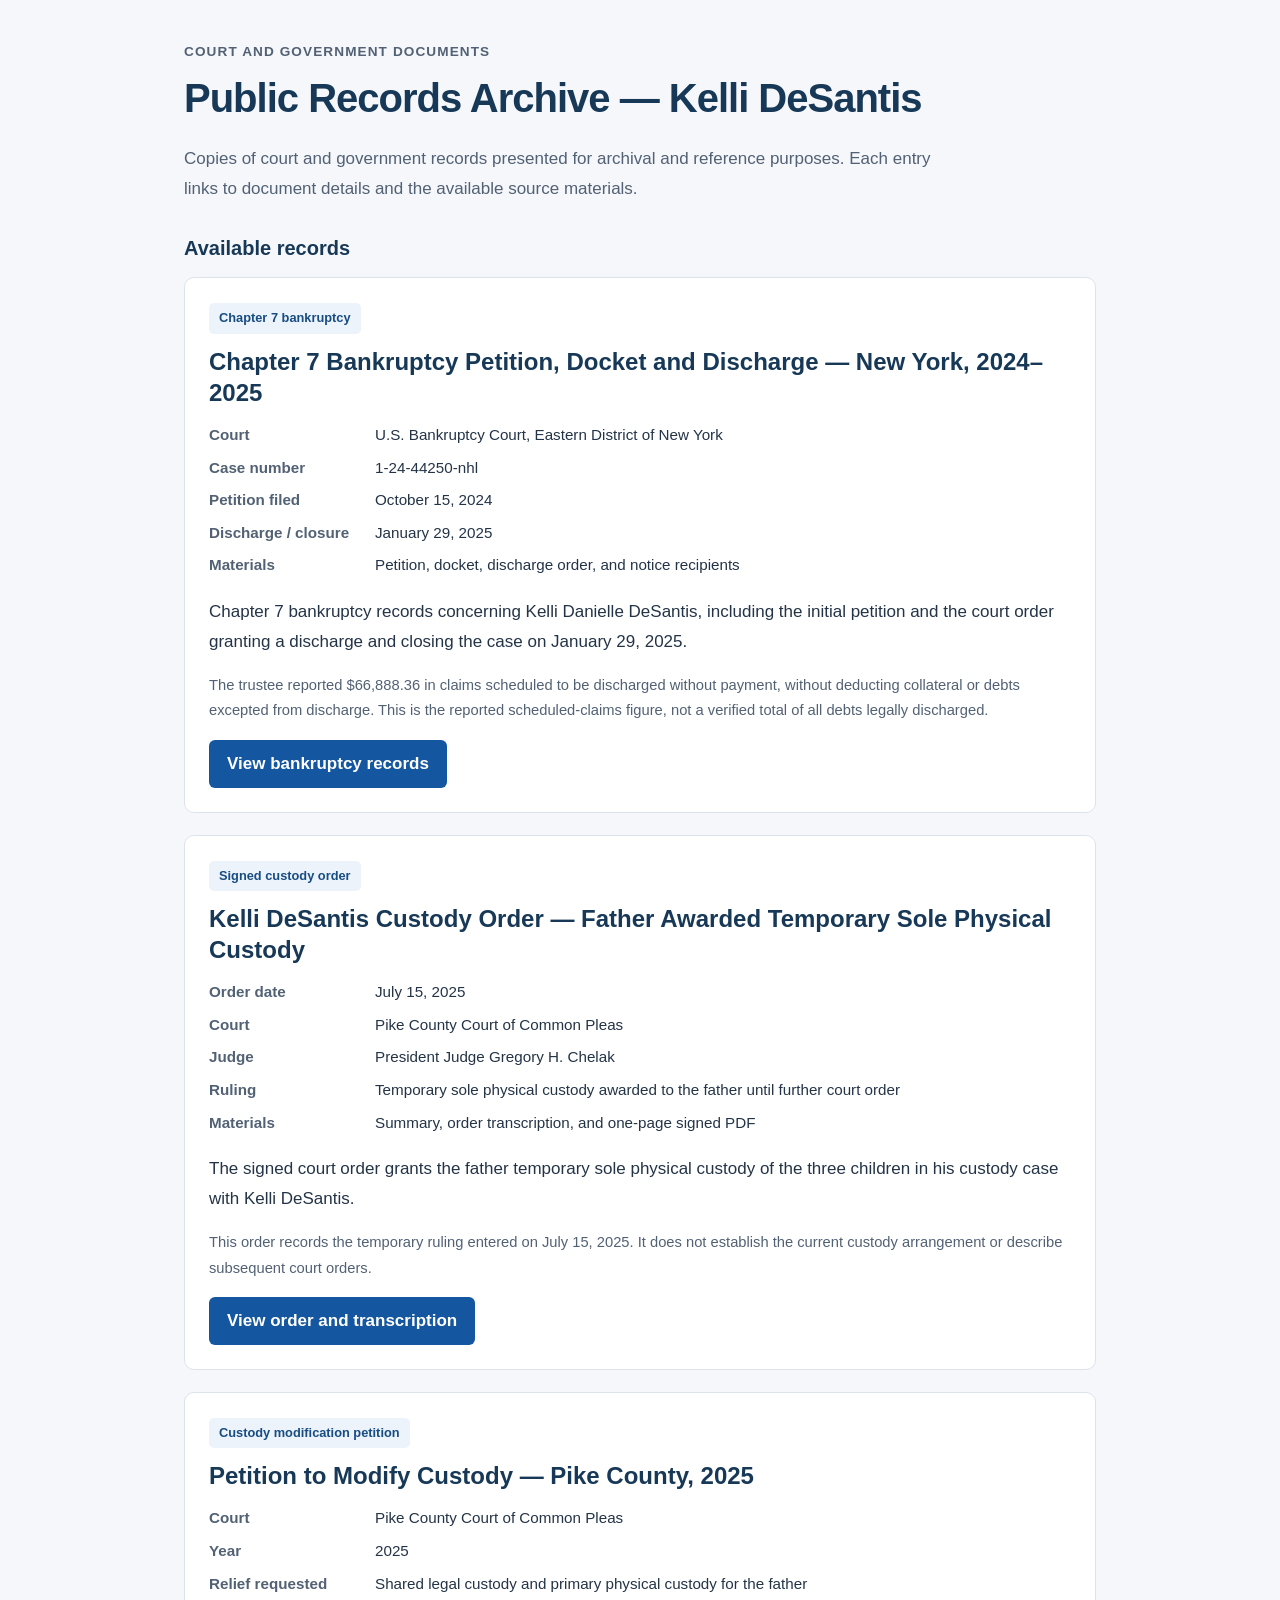
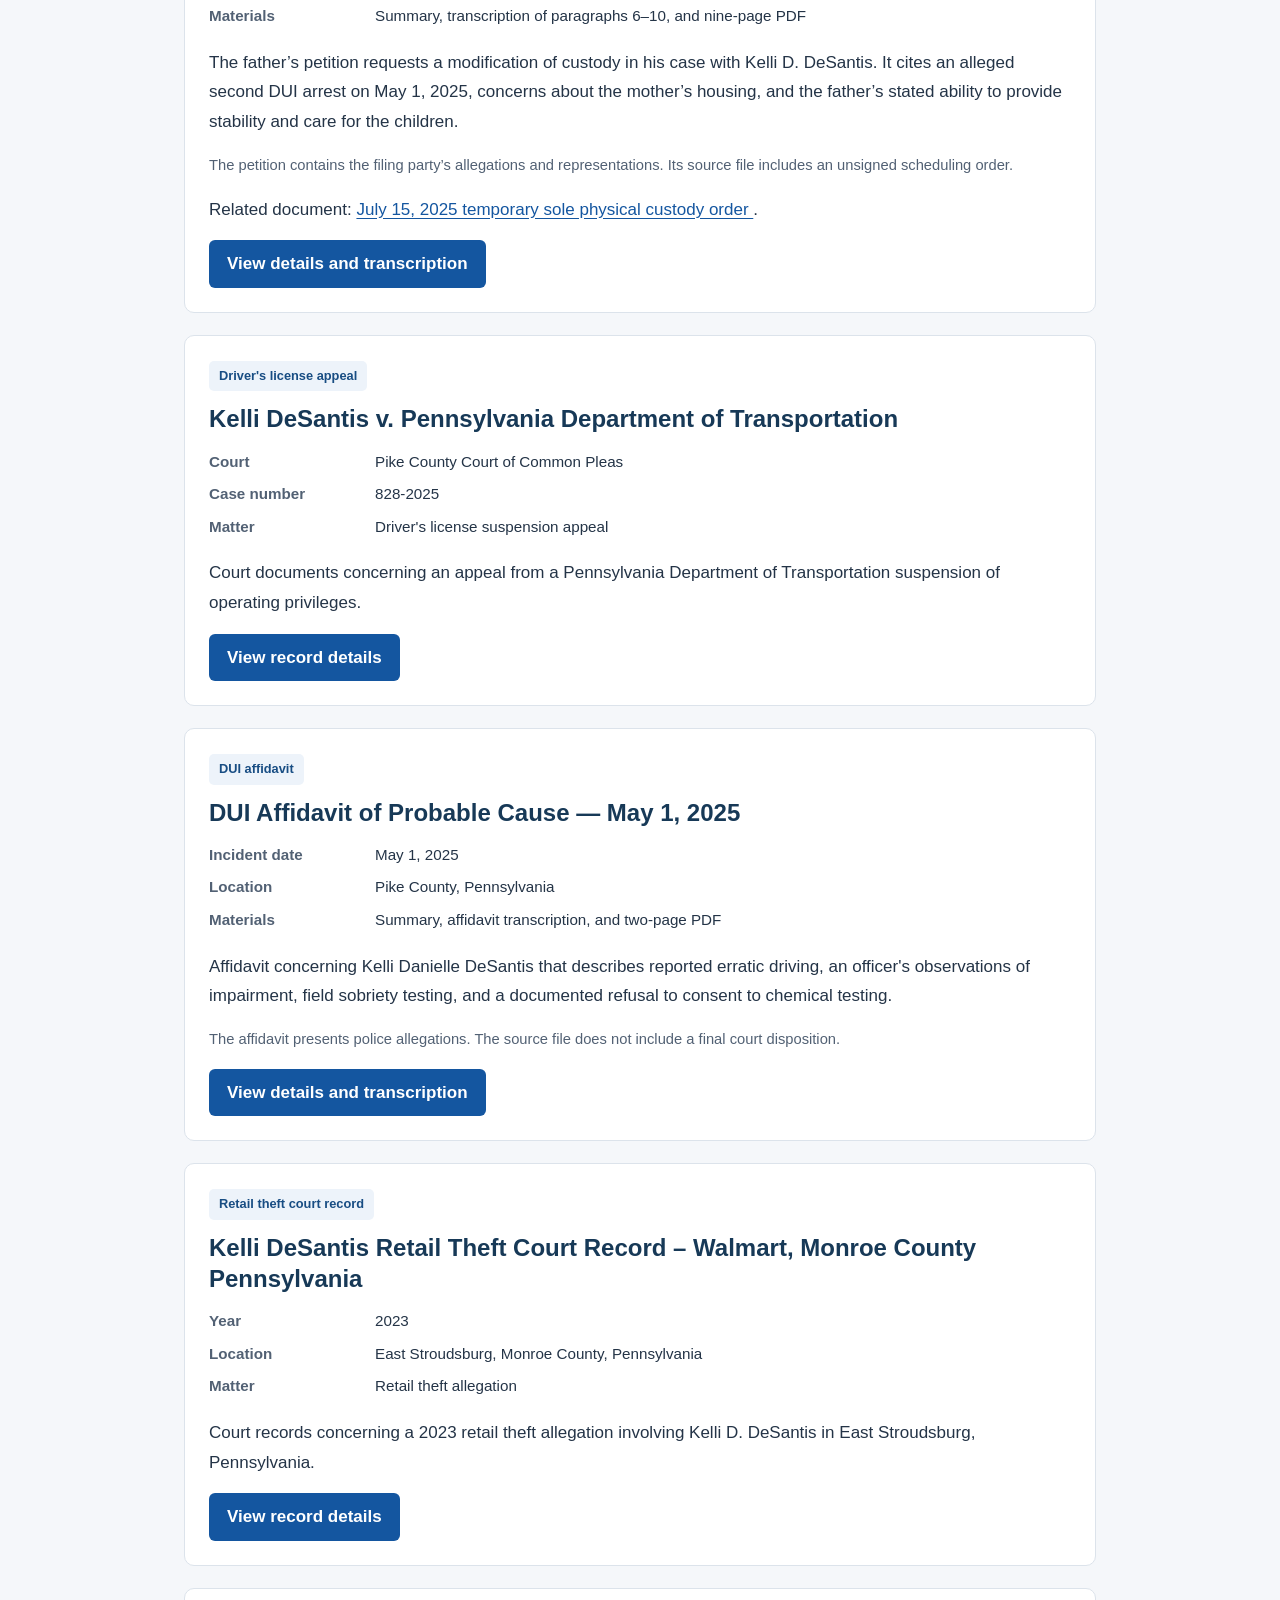
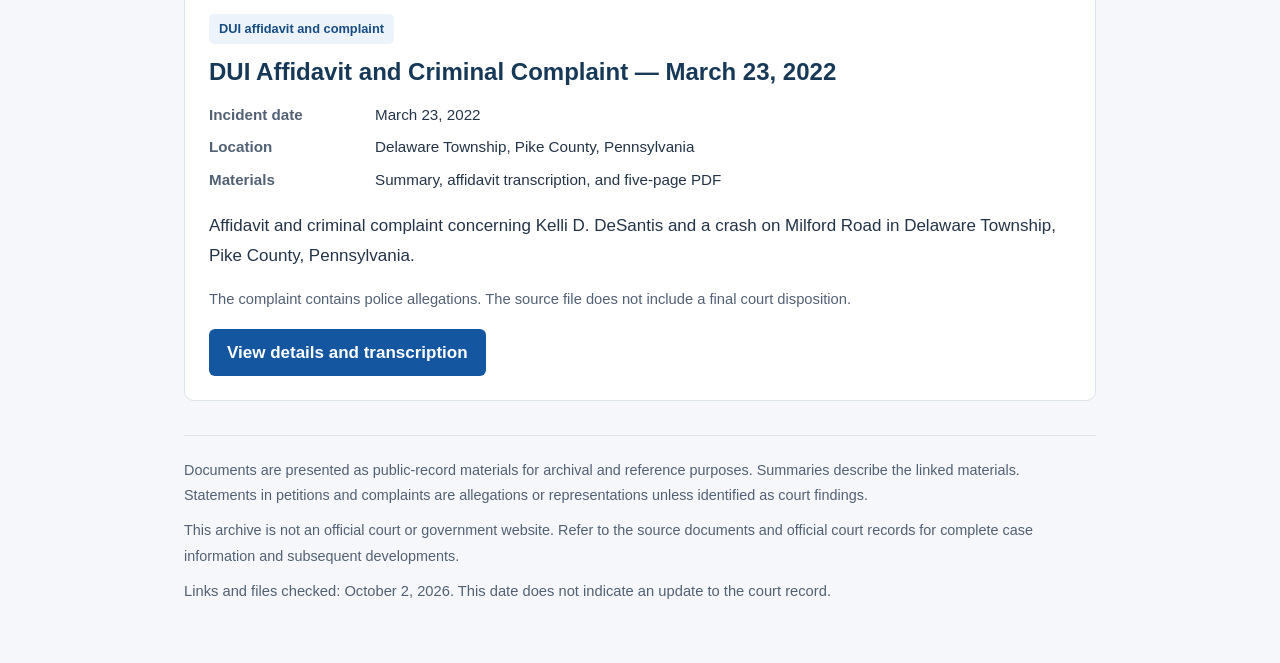
<file: index.html>
<!DOCTYPE html>
<html lang="en">
<head>
  <meta charset="UTF-8">
  <meta name="viewport" content="width=device-width, initial-scale=1">

  <title>Public Records Archive | Kelli DeSantis</title>

  <meta
    name="description"
    content="Court and government records involving Kelli DeSantis, including Chapter 7 bankruptcy records, a temporary custody order, custody petition, DUI affidavits, driver's license appeal, and retail theft record."
  >

  <link
    rel="canonical"
    href="https://publicrecords570.github.io/kellidesantis/"
  >

  <link rel="stylesheet" href="archive.css">
</head>

<body>
  <a class="skip-link" href="#main-content">Skip to main content</a>
  <div class="container">
    <header>
      <p class="eyebrow">Court and government documents</p>

      <h1>Public Records Archive — Kelli DeSantis</h1>

      <p class="intro">
        Copies of court and government records presented for archival
        and reference purposes. Each entry links to document details
        and the available source materials.
      </p>
    </header>

    <main id="main-content" tabindex="-1">
      <section aria-labelledby="archive-heading">
        <h2 id="archive-heading" class="archive-heading">
          Available records
        </h2>

        <div class="records">

          <article class="record" aria-labelledby="bankruptcy-title">
            <span class="category">Chapter 7 bankruptcy</span>

            <h3 id="bankruptcy-title">
              <a href="kelli-desantis-chapter-7-bankruptcy-petition-discharge-new-york-2024-2025.html">
                Chapter 7 Bankruptcy Petition, Docket and Discharge —
                New York, 2024–2025
              </a>
            </h3>

            <dl class="metadata">
              <dt>Court</dt>
              <dd>U.S. Bankruptcy Court, Eastern District of New York</dd>
              <dt>Case number</dt>
              <dd>1-24-44250-nhl</dd>
              <dt>Petition filed</dt>
              <dd><time datetime="2024-10-15">October 15, 2024</time></dd>
              <dt>Discharge / closure</dt>
              <dd><time datetime="2025-01-29">January 29, 2025</time></dd>
              <dt>Materials</dt>
              <dd>Petition, docket, discharge order, and notice recipients</dd>
            </dl>

            <p>
              Chapter 7 bankruptcy records concerning Kelli Danielle
              DeSantis, including the initial petition and the court
              order granting a discharge and closing the case on
              January 29, 2025.
            </p>

            <p class="note">
              The trustee reported $66,888.36 in claims scheduled to be
              discharged without payment, without deducting collateral
              or debts excepted from discharge. This is the reported
              scheduled-claims figure, not a verified total of all debts
              legally discharged.
            </p>

            <a class="button"
               href="kelli-desantis-chapter-7-bankruptcy-petition-discharge-new-york-2024-2025.html">
              View bankruptcy records
            </a>
          </article>


          <article class="record" aria-labelledby="custody-order-title">
            <span class="category">Signed custody order</span>

            <h3 id="custody-order-title">
              <a href="kelli-desantis-father-awarded-temporary-sole-physical-custody-2025.html">
                Kelli DeSantis Custody Order — Father Awarded
                Temporary Sole Physical Custody
              </a>
            </h3>

            <dl class="metadata">
              <dt>Order date</dt>
              <dd>
                <time datetime="2025-07-15">July 15, 2025</time>
              </dd>

              <dt>Court</dt>
              <dd>Pike County Court of Common Pleas</dd>

              <dt>Judge</dt>
              <dd>President Judge Gregory H. Chelak</dd>

              <dt>Ruling</dt>
              <dd>
                Temporary sole physical custody awarded to the father
                until further court order
              </dd>

              <dt>Materials</dt>
              <dd>Summary, order transcription, and one-page signed PDF</dd>
            </dl>

            <p>
             The signed court order grants the father temporary sole physical custody of the three children in his custody case with Kelli DeSantis.
            </p>

            <p class="note">
              This order records the temporary ruling entered on
              July 15, 2025. It does not establish the current custody
              arrangement or describe subsequent court orders.
            </p>

            <a
              class="button"
              href="kelli-desantis-father-awarded-temporary-sole-physical-custody-2025.html"
            >
              View order and transcription
            </a>
          </article>

          <article class="record" aria-labelledby="custody-2025-title">
            <span class="category">Custody modification petition</span>

            <h3 id="custody-2025-title">
              <a href="kelli-desantis-petition-modify-custody-pike-county-2025.html">
                Petition to Modify Custody — Pike County, 2025
              </a>
            </h3>

            <dl class="metadata">
              <dt>Court</dt>
              <dd>Pike County Court of Common Pleas</dd>

              <dt>Year</dt>
              <dd>2025</dd>

              <dt>Relief requested</dt>
              <dd>
                Shared legal custody and primary physical custody
                for the father
              </dd>

              <dt>Materials</dt>
              <dd>
                Summary, transcription of paragraphs 6–10,
                and nine-page PDF
              </dd>
            </dl>

            <p>
              The father’s petition requests a modification of custody in his case with Kelli D. DeSantis. It cites an alleged second DUI arrest on May 1, 2025, concerns about the mother’s housing, and the father’s stated ability to provide stability and care for the children.
            </p>

            <p class="note">
              The petition contains the filing party’s allegations
              and representations. Its source file includes an
              unsigned scheduling order.
            </p>

            <p>
              Related document:
              <a href="kelli-desantis-father-awarded-temporary-sole-physical-custody-2025.html">
                July 15, 2025 temporary sole physical custody order
              </a>.
            </p>

            <a
              class="button"
              href="kelli-desantis-petition-modify-custody-pike-county-2025.html"
            >
              View details and transcription
            </a>
          </article>

          <article class="record" aria-labelledby="penndot-title">
            <span class="category">Driver's license appeal</span>

            <h3 id="penndot-title">
              <a href="records/penndot-828-2025/">
                Kelli DeSantis v. Pennsylvania Department of Transportation
              </a>
            </h3>

            <dl class="metadata">
              <dt>Court</dt>
              <dd>Pike County Court of Common Pleas</dd>

              <dt>Case number</dt>
              <dd>828-2025</dd>

              <dt>Matter</dt>
              <dd>Driver's license suspension appeal</dd>
            </dl>

            <p>
              Court documents concerning an appeal from a Pennsylvania
              Department of Transportation suspension of operating
              privileges.
            </p>

            <a class="button" href="records/penndot-828-2025/">
              View record details
            </a>
          </article>

          <article class="record" aria-labelledby="dui-2025-title">
            <span class="category">DUI affidavit</span>

            <h3 id="dui-2025-title">
              <a href="kelli-desantis-dui-affidavit-pike-county-2025.html">
                DUI Affidavit of Probable Cause — May 1, 2025
              </a>
            </h3>

            <dl class="metadata">
              <dt>Incident date</dt>
              <dd>
                <time datetime="2025-05-01">May 1, 2025</time>
              </dd>

              <dt>Location</dt>
              <dd>Pike County, Pennsylvania</dd>

              <dt>Materials</dt>
              <dd>Summary, affidavit transcription, and two-page PDF</dd>
            </dl>

            <p>
              Affidavit concerning Kelli Danielle DeSantis that
              describes reported erratic driving, an officer's
              observations of impairment, field sobriety testing,
              and a documented refusal to consent to chemical testing.
            </p>

            <p class="note">
              The affidavit presents police allegations. The source
              file does not include a final court disposition.
            </p>

            <a
              class="button"
              href="kelli-desantis-dui-affidavit-pike-county-2025.html"
            >
              View details and transcription
            </a>
          </article>

          <article class="record" aria-labelledby="retail-theft-title">
            <span class="category">Retail theft court record</span>

            <h3 id="retail-theft-title">
              <a href="kelli-desantis-retail-theft-walmart.html">
                Kelli DeSantis Retail Theft Court Record – Walmart, Monroe County Pennsylvania
              </a>
            </h3>

            <dl class="metadata">
              <dt>Year</dt>
              <dd>2023</dd>

              <dt>Location</dt>
              <dd>East Stroudsburg, Monroe County, Pennsylvania</dd>

              <dt>Matter</dt>
              <dd>Retail theft allegation</dd>
            </dl>

            <p>
              Court records concerning a 2023 retail theft allegation
              involving Kelli D. DeSantis in East Stroudsburg,
              Pennsylvania.
            </p>

            <a
              class="button"
              href="kelli-desantis-retail-theft-walmart.html"
            >
              View record details
            </a>
          </article>

          <article class="record" aria-labelledby="dui-2022-title">
            <span class="category">DUI affidavit and complaint</span>

            <h3 id="dui-2022-title">
              <a href="kelli-desantis-dui-affidavit-pike-county-2022.html">
                DUI Affidavit and Criminal Complaint — March 23, 2022
              </a>
            </h3>

            <dl class="metadata">
              <dt>Incident date</dt>
              <dd>
                <time datetime="2022-03-23">March 23, 2022</time>
              </dd>

              <dt>Location</dt>
              <dd>Delaware Township, Pike County, Pennsylvania</dd>

              <dt>Materials</dt>
              <dd>Summary, affidavit transcription, and five-page PDF</dd>
            </dl>

            <p>
              Affidavit and criminal complaint concerning Kelli D.
              DeSantis and a crash on Milford Road in Delaware
              Township, Pike County, Pennsylvania.
            </p>

            <p class="note">
              The complaint contains police allegations. The source
              file does not include a final court disposition.
            </p>

            <a
              class="button"
              href="kelli-desantis-dui-affidavit-pike-county-2022.html"
            >
              View details and transcription
            </a>
          </article>

        </div>
      </section>
    </main>

    <footer>
      <p>
        Documents are presented as public-record materials for archival
        and reference purposes. Summaries describe the linked materials.
        Statements in petitions and complaints are allegations or
        representations unless identified as court findings.
      </p>

      <p>
        This archive is not an official court or government website.
        Refer to the source documents and official court records for
        complete case information and subsequent developments.
      </p>
    <p class="note">Links and files checked: <time datetime="2026-10-02">October 2, 2026</time>. This date does not indicate an update to the court record.</p>
</footer>
  </div>
</body>
</html>
</file>
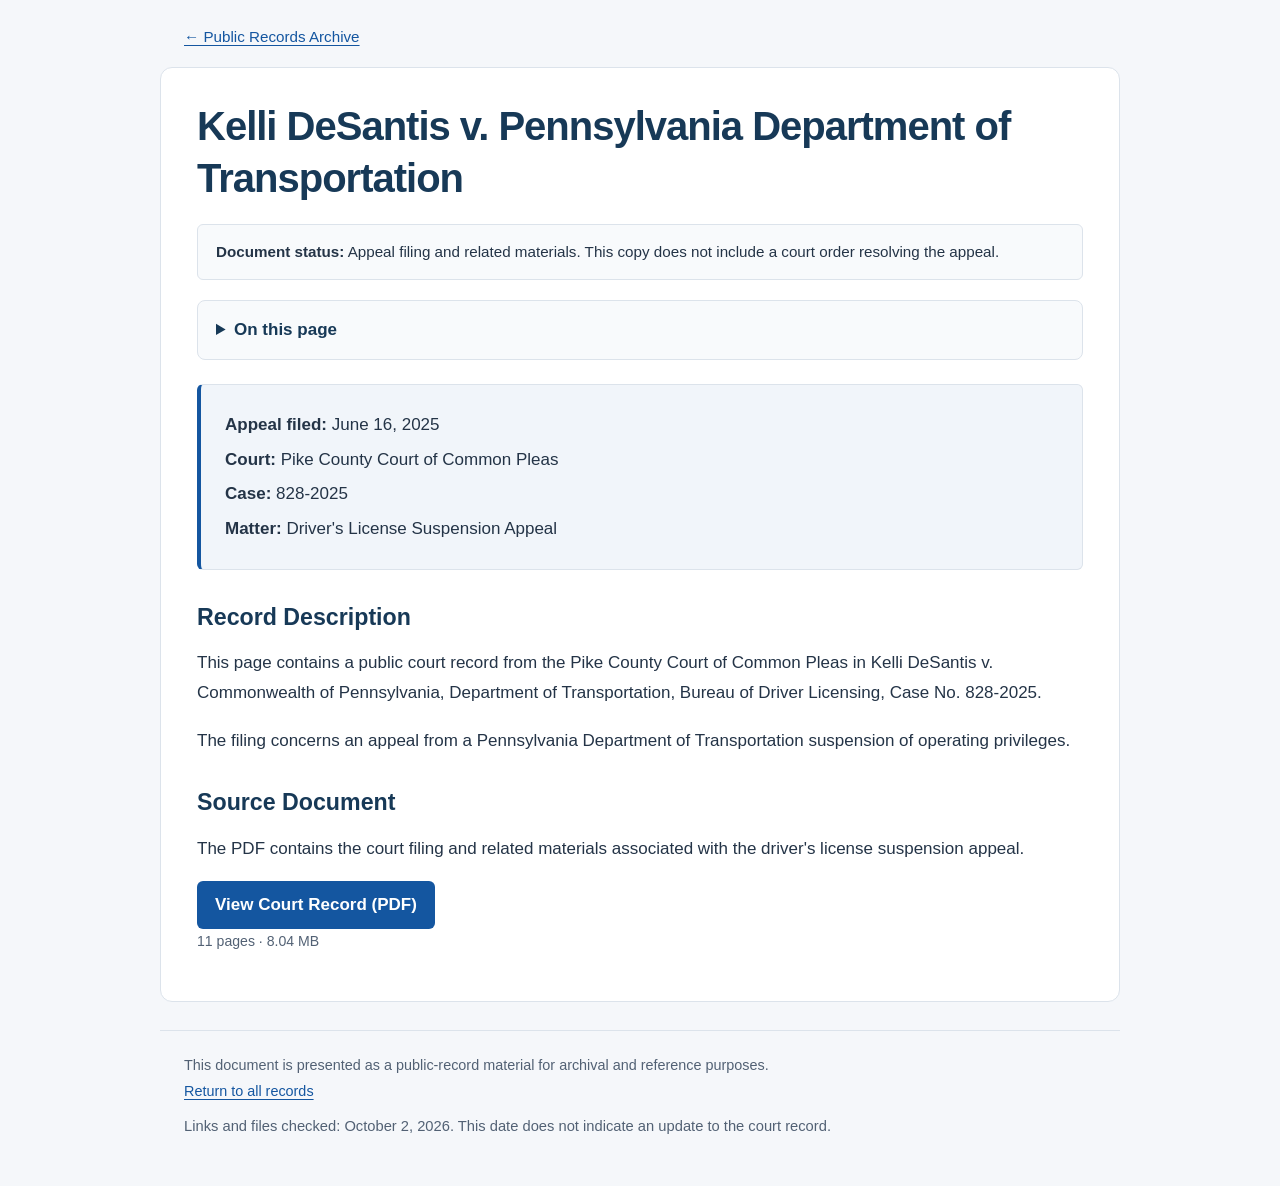
<file: records/penndot-828-2025/index.html>
<!DOCTYPE html>
<html lang="en">
<head>
  <meta charset="UTF-8">
  <meta name="viewport" content="width=device-width, initial-scale=1.0">

  <title>
    Kelli DeSantis v. Pennsylvania Department of Transportation |
    Case 828-2025
  </title>

  <meta name="description"
        content="Public court record for Kelli DeSantis v. Pennsylvania Department of Transportation, Pike County Court of Common Pleas, case 828-2025, concerning a driver's license suspension appeal.">

  <meta name="robots" content="index, follow">

  <link rel="canonical"
        href="https://publicrecords570.github.io/kellidesantis/records/penndot-828-2025/">

  <meta property="og:title"
        content="Kelli DeSantis v. Pennsylvania Department of Transportation">

  <meta property="og:description"
        content="Public court record from the Pike County Court of Common Pleas, case 828-2025.">

  <meta property="og:type" content="article">

  <meta property="og:url"
        content="https://publicrecords570.github.io/kellidesantis/records/penndot-828-2025/">

  <link rel="stylesheet" href="../../archive.css">
</head>

<body>
  <a class="skip-link" href="#main-content">Skip to main content</a>
<nav aria-label="Main navigation">
  <a href="../../">← Public Records Archive</a>
</nav>
<main id="main-content" tabindex="-1">
<h1>
Kelli DeSantis v. Pennsylvania Department of Transportation
</h1>
<p class="source-status"><strong>Document status:</strong> Appeal filing and related materials. This copy does not include a court order resolving the appeal.</p>
<details class="page-contents"><summary>On this page</summary><ul><li><a href="#section-record-description">Record Description</a></li><li><a href="#section-source-document">Source Document</a></li></ul></details>

<div class="details">
<p><span class="label">Appeal filed:</span> <time datetime="2025-06-16">June 16, 2025</time></p>

<p>
<span class="label">Court:</span>
Pike County Court of Common Pleas
</p>

<p>
<span class="label">Case:</span>
828-2025
</p>

<p>
<span class="label">Matter:</span>
Driver's License Suspension Appeal
</p>

</div>

<h2 id="section-record-description">Record Description</h2>

<p>
This page contains a public court record from the Pike County Court
of Common Pleas in Kelli DeSantis v. Commonwealth of Pennsylvania,
Department of Transportation, Bureau of Driver Licensing,
Case No. 828-2025.
</p>

<p>
The filing concerns an appeal from a Pennsylvania Department of
Transportation suspension of operating privileges.
</p>

<h2 id="section-source-document">Source Document</h2>

<p>
The PDF contains the court filing and related materials associated
with the driver's license suspension appeal.
</p>

<a class="button" href="../../kelli-penndot1.pdf">
View Court Record (PDF)
</a><span class="file-info">11 pages · 8.04 MB</span>

</main>
<footer>
This document is presented as a public-record material for archival
and reference purposes.
<p><a href="../../">Return to all records</a></p>
<p class="note">Links and files checked: <time datetime="2026-10-02">October 2, 2026</time>. This date does not indicate an update to the court record.</p>
</footer>

</body>
</html>
</file>
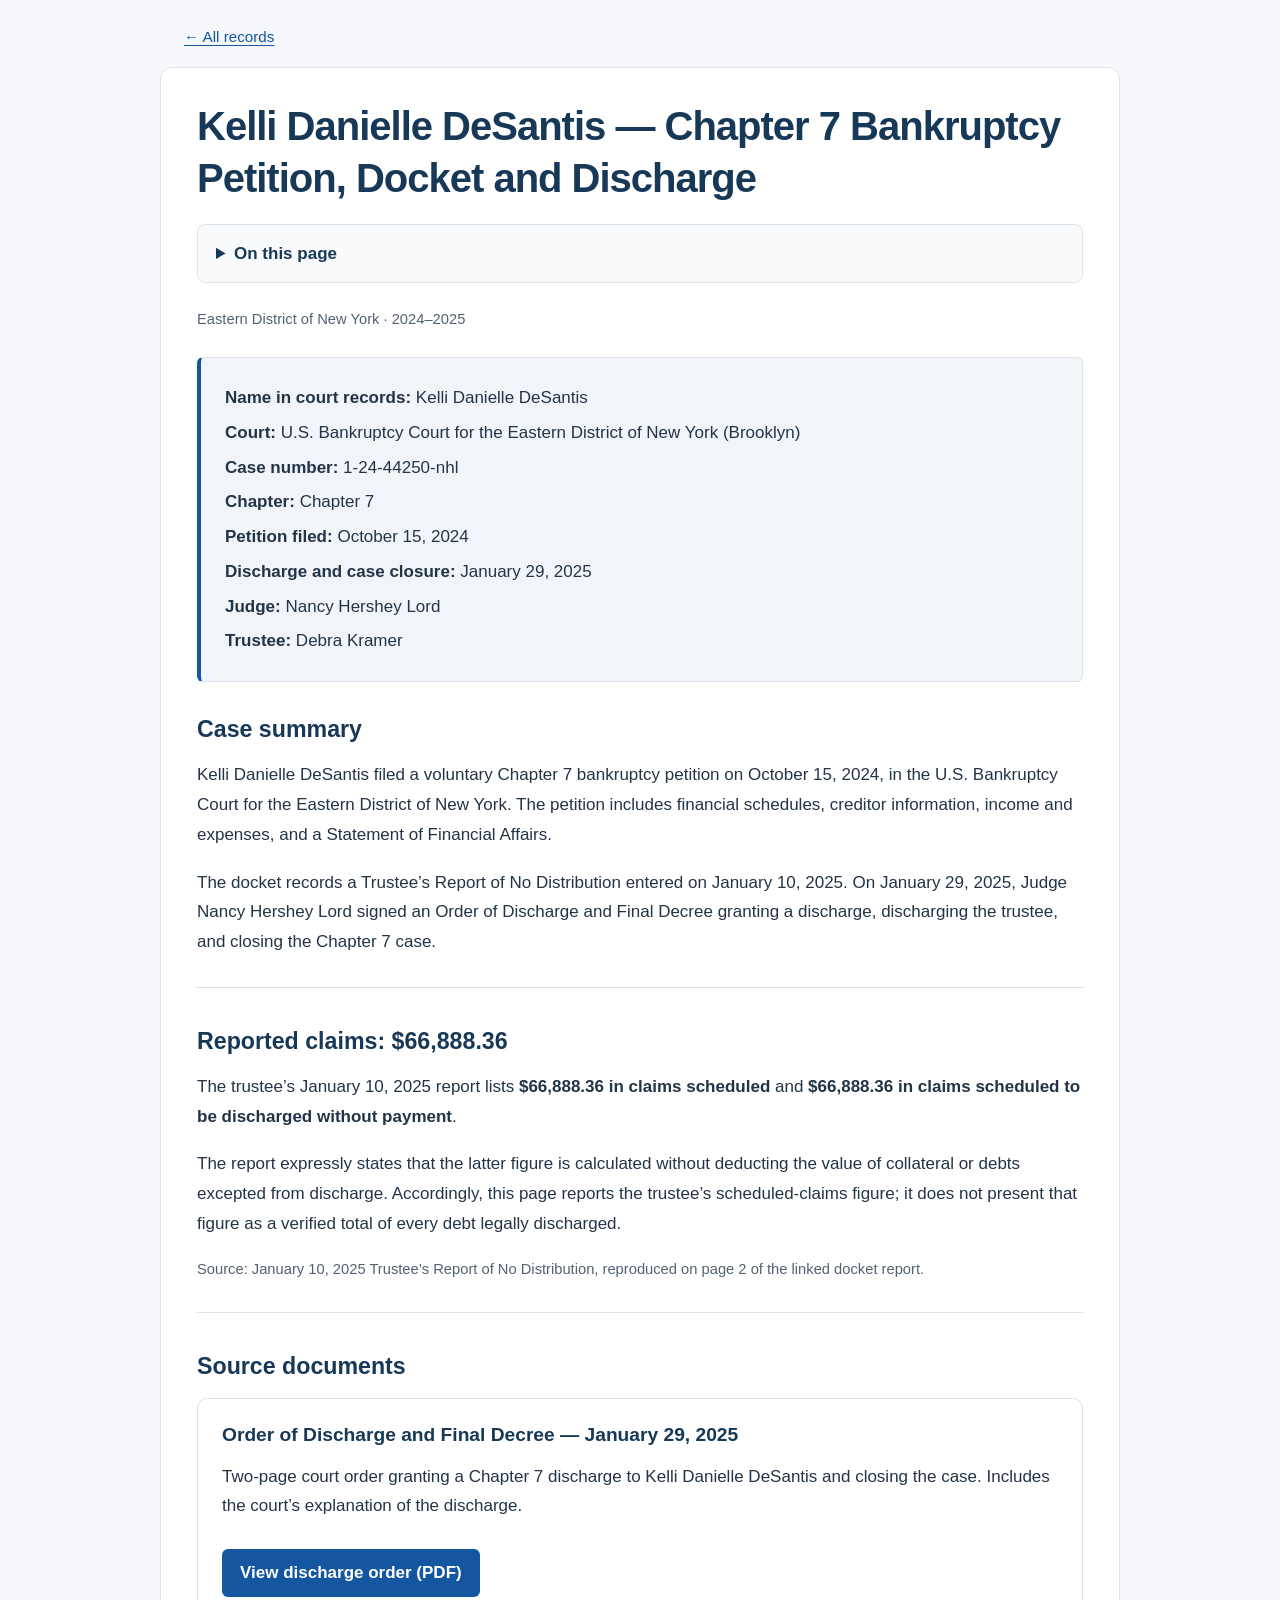
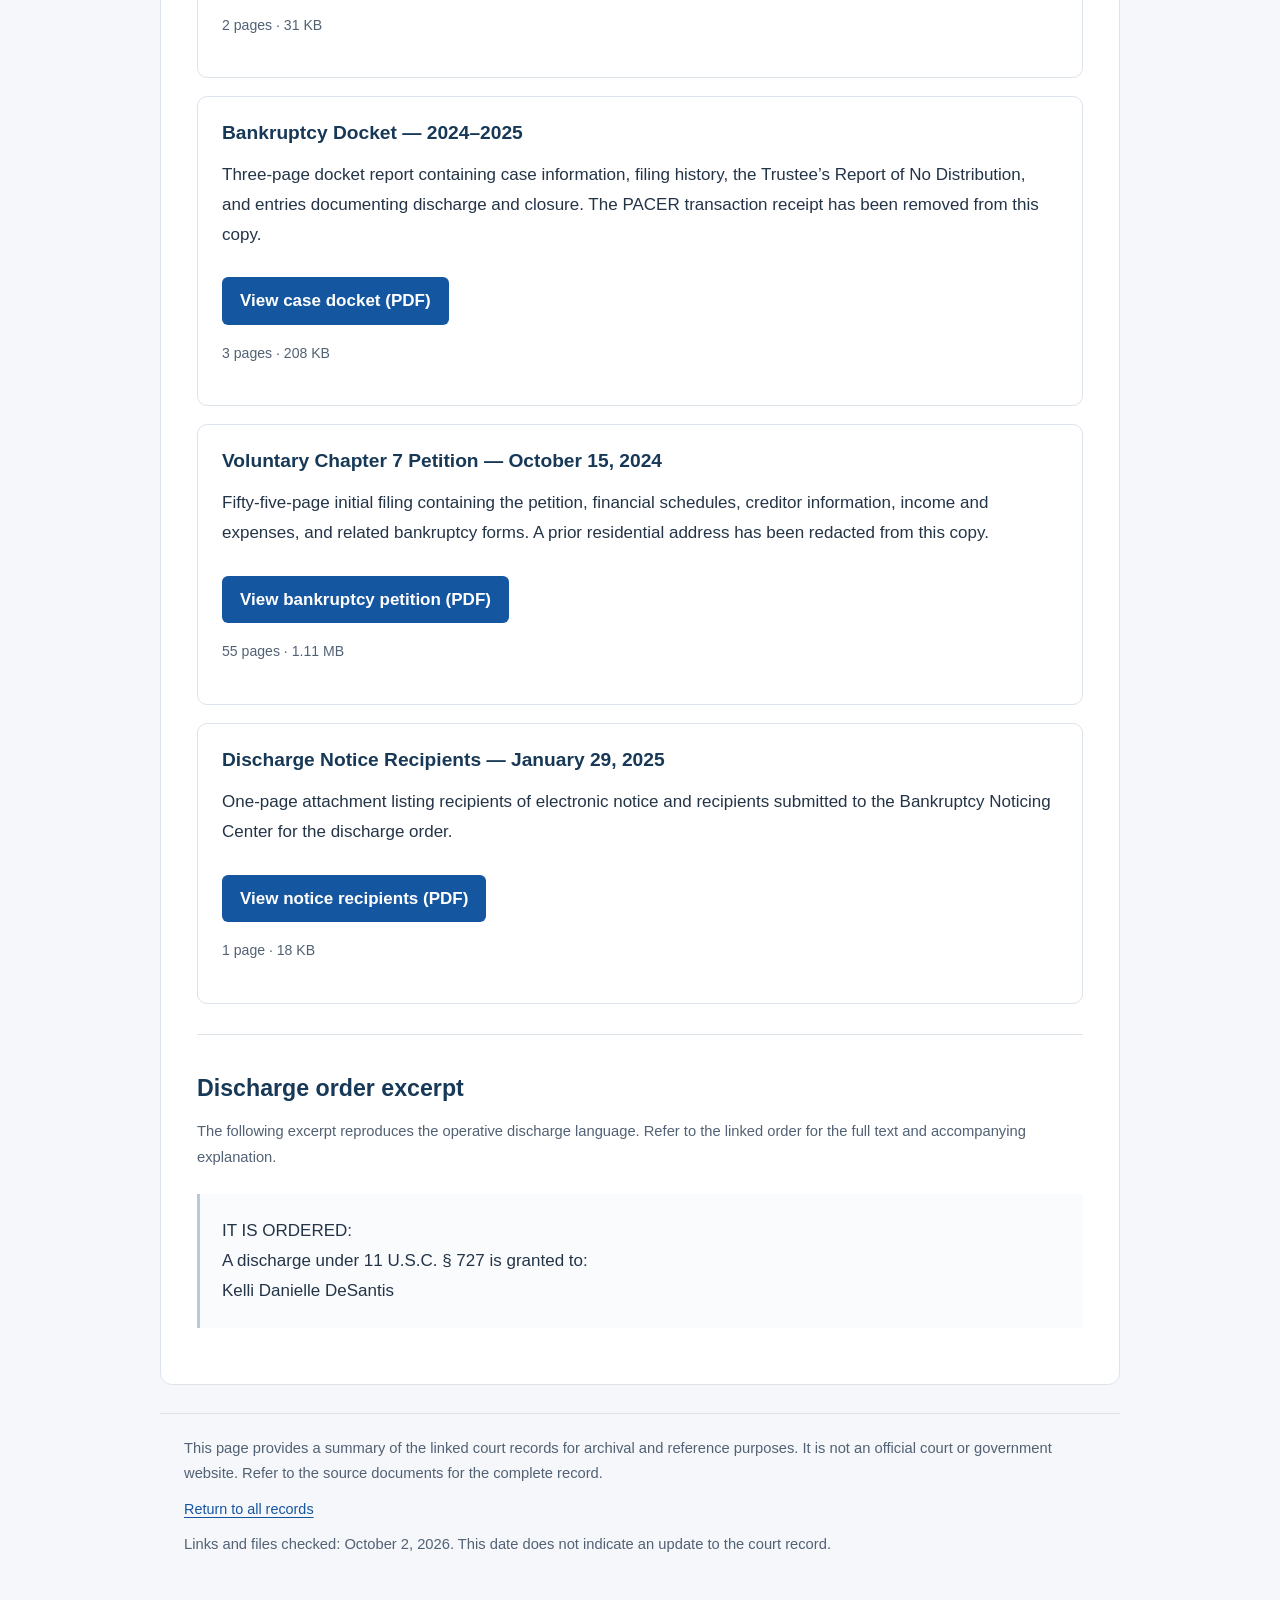
<file: kelli-desantis-chapter-7-bankruptcy-petition-discharge-new-york-2024-2025.html>
<!DOCTYPE html>
<html lang="en">
<head>
  <meta charset="UTF-8">
  <meta name="viewport" content="width=device-width, initial-scale=1">

  <title>Kelli Danielle DeSantis — Chapter 7 Bankruptcy Petition, Docket and Discharge | New York, 2024–2025</title>

  <meta name="description"
        content="Kelli Danielle DeSantis Chapter 7 bankruptcy records: October 2024 petition, case docket, January 2025 discharge order, and notice recipients.">

  <link rel="canonical"
        href="https://publicrecords570.github.io/kellidesantis/kelli-desantis-chapter-7-bankruptcy-petition-discharge-new-york-2024-2025.html">

  <link rel="stylesheet" href="archive.css">
</head>

<body>
  <a class="skip-link" href="#main-content">Skip to main content</a>
  <nav aria-label="Main navigation">
    <a href="./">← All records</a>
  </nav>

  <main id="main-content" tabindex="-1">
    <article>
      <header>
        <h1>
          Kelli Danielle DeSantis — Chapter 7 Bankruptcy
          Petition, Docket and Discharge
        </h1>
<details class="page-contents"><summary>On this page</summary><ul><li><a href="#summary-heading">Case summary</a></li><li><a href="#claims-heading">Reported claims: $66,888.36</a></li><li><a href="#documents-heading">Source documents</a></li><li><a href="#order-heading">Discharge order excerpt</a></li></ul></details>

        <p class="note">
          Eastern District of New York · 2024–2025
        </p>

        <div class="details">
          <p>
            <strong>Name in court records:</strong>
            Kelli Danielle DeSantis
          </p>
          <p>
            <strong>Court:</strong>
            U.S. Bankruptcy Court for the Eastern District of New York
            (Brooklyn)
          </p>
          <p>
            <strong>Case number:</strong>
            1-24-44250-nhl
          </p>
          <p>
            <strong>Chapter:</strong>
            Chapter 7
          </p>
          <p>
            <strong>Petition filed:</strong>
            <time datetime="2024-10-15">October 15, 2024</time>
          </p>
          <p>
            <strong>Discharge and case closure:</strong>
            <time datetime="2025-01-29">January 29, 2025</time>
          </p>
          <p>
            <strong>Judge:</strong>
            Nancy Hershey Lord
          </p>
          <p>
            <strong>Trustee:</strong>
            Debra Kramer
          </p>
        </div>
      </header>

      <section aria-labelledby="summary-heading">
        <h2 id="summary-heading">Case summary</h2>

        <p>
          Kelli Danielle DeSantis filed a voluntary Chapter 7
          bankruptcy petition on October 15, 2024, in the U.S.
          Bankruptcy Court for the Eastern District of New York.
          The petition includes financial schedules, creditor
          information, income and expenses, and a Statement of
          Financial Affairs.
        </p>

        <p>
          The docket records a Trustee’s Report of No Distribution
          entered on January 10, 2025. On January 29, 2025, Judge
          Nancy Hershey Lord signed an Order of Discharge and Final
          Decree granting a discharge, discharging the trustee,
          and closing the Chapter 7 case.
        </p>
      </section>

      <section aria-labelledby="claims-heading">
        <h2 id="claims-heading">Reported claims: $66,888.36</h2>

        <p>
          The trustee’s January 10, 2025 report lists
          <strong>$66,888.36 in claims scheduled</strong> and
          <strong>$66,888.36 in claims scheduled to be discharged
          without payment</strong>.
        </p>

        <p>
          The report expressly states that the latter figure is
          calculated without deducting the value of collateral
          or debts excepted from discharge. Accordingly, this
          page reports the trustee’s scheduled-claims figure;
          it does not present that figure as a verified total
          of every debt legally discharged.
        </p>

        <p class="note">
          Source: January 10, 2025 Trustee’s Report of No Distribution,
          reproduced on page 2 of the linked docket report.
        </p>
      </section>

      <section aria-labelledby="documents-heading">
        <h2 id="documents-heading">Source documents</h2>

        <article class="document" aria-labelledby="discharge-heading">
          <h3 id="discharge-heading">
            Order of Discharge and Final Decree — January 29, 2025
          </h3>

          <p>
            Two-page court order granting a Chapter 7 discharge
            to Kelli Danielle DeSantis and closing the case.
            Includes the court’s explanation of the discharge.
          </p>

          <a class="document-link"
             href="kelli-desantis-bankruptcy-discharge-order-new-york-2025.pdf">
            View discharge order (PDF)
          </a><span class="file-info">2 pages · 31 KB</span>
        </article>

        <article class="document" aria-labelledby="docket-heading">
          <h3 id="docket-heading">
            Bankruptcy Docket — 2024–2025
          </h3>

          <p>
            Three-page docket report containing case information,
            filing history, the Trustee’s Report of No Distribution,
            and entries documenting discharge and closure.
            The PACER transaction receipt has been removed from
            this copy.
          </p>

          <a class="document-link"
             href="kelli-desantis-bankruptcy-docket-new-york-2024-2025.pdf">
            View case docket (PDF)
          </a><span class="file-info">3 pages · 208 KB</span>
        </article>

        <article class="document" aria-labelledby="petition-heading">
          <h3 id="petition-heading">
            Voluntary Chapter 7 Petition — October 15, 2024
          </h3>

          <p>
            Fifty-five-page initial filing containing the petition,
            financial schedules, creditor information, income and
            expenses, and related bankruptcy forms. A prior
            residential address has been redacted from this copy.
          </p>

          <a class="document-link"
             href="kelli-desantis-bankruptcy-petition-new-york-2024.pdf">
            View bankruptcy petition (PDF)
          </a><span class="file-info">55 pages · 1.11 MB</span>
        </article>

        <article class="document" aria-labelledby="notice-heading">
          <h3 id="notice-heading">
            Discharge Notice Recipients — January 29, 2025
          </h3>

          <p>
            One-page attachment listing recipients of electronic
            notice and recipients submitted to the Bankruptcy
            Noticing Center for the discharge order.
          </p>

          <a class="document-link"
             href="kelli-desantis-bankruptcy-discharge-notice-recipients-2025.pdf">
            View notice recipients (PDF)
          </a><span class="file-info">1 page · 18 KB</span>
        </article>
      </section>

      <section aria-labelledby="order-heading">
        <h2 id="order-heading">Discharge order excerpt</h2>

        <p class="note">
          The following excerpt reproduces the operative discharge
          language. Refer to the linked order for the full text
          and accompanying explanation.
        </p>

        <blockquote>
          <p>
            IT IS ORDERED:<br>
            A discharge under 11 U.S.C. § 727 is granted to:<br>
            Kelli Danielle DeSantis
          </p>
        </blockquote>
      </section>
    </article>
  </main>

  <footer>
    <p class="note">
      This page provides a summary of the linked court records
      for archival and reference purposes. It is not an official
      court or government website. Refer to the source documents
      for the complete record.
    </p>

    <p><a href="./">Return to all records</a></p>
  <p class="note">Links and files checked: <time datetime="2026-10-02">October 2, 2026</time>. This date does not indicate an update to the court record.</p>
</footer>
</body>
</html>
</file>
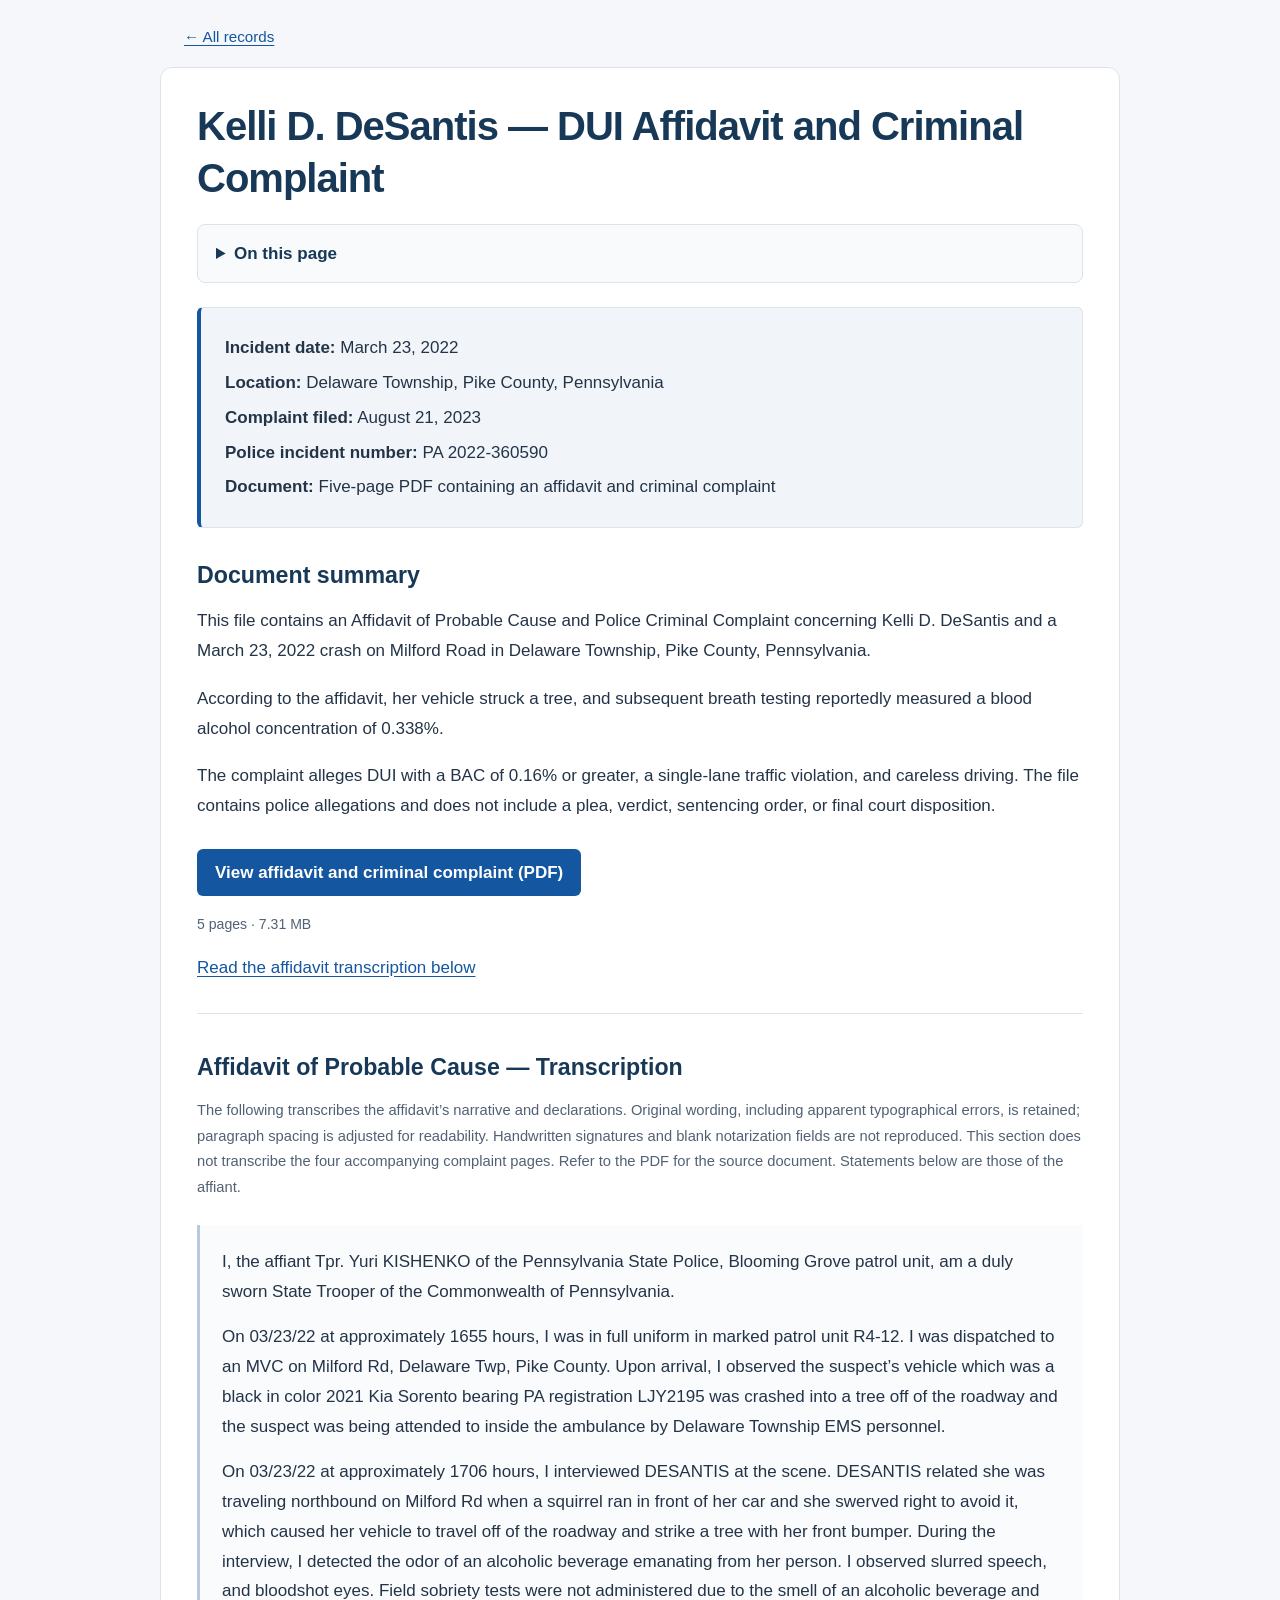
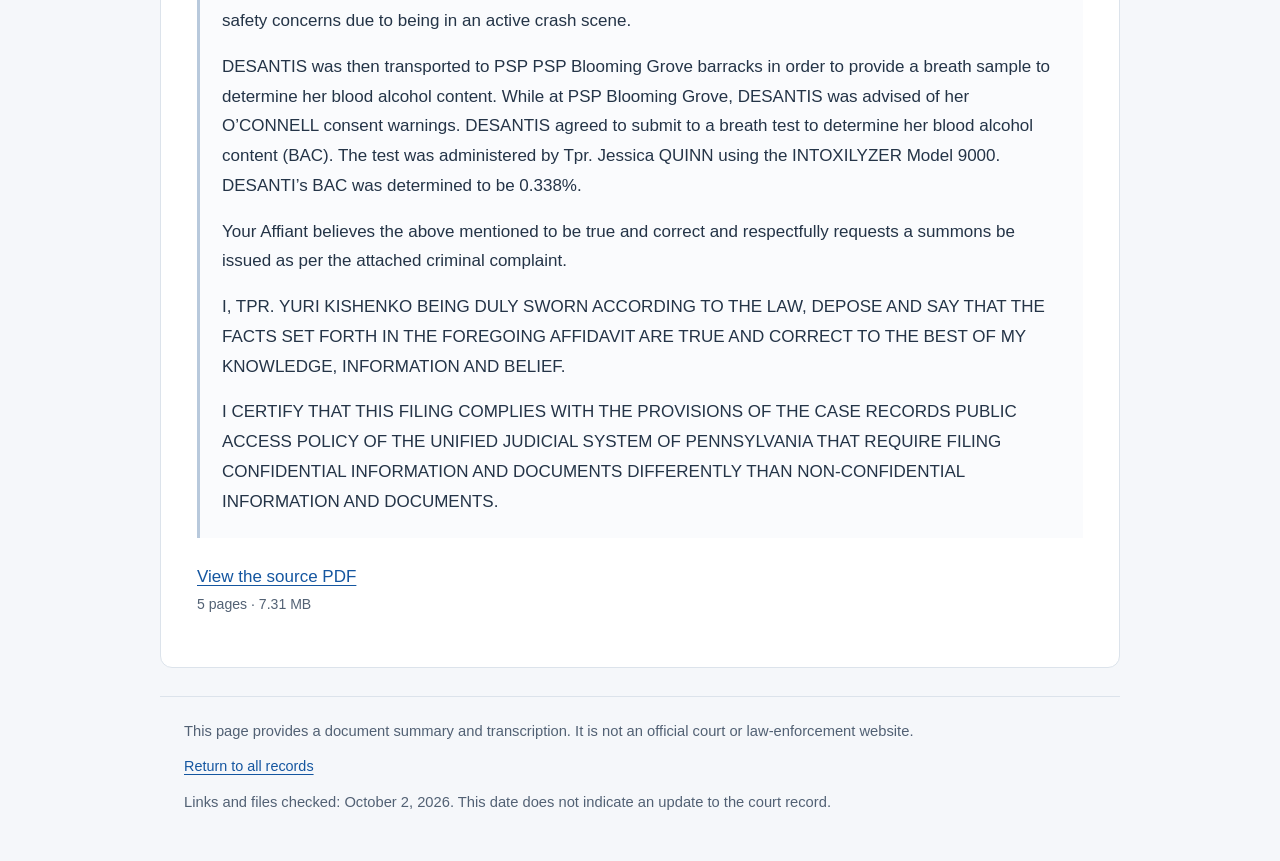
<file: kelli-desantis-dui-affidavit-pike-county-2022.html>
<!DOCTYPE html>
<html lang="en">
<head>
  <meta charset="UTF-8">
  <meta name="viewport" content="width=device-width, initial-scale=1">

  <title>Kelli D. DeSantis — DUI Affidavit and Criminal Complaint | Pike County, PA | 2022</title>

  <meta
    name="description"
    content="Affidavit, transcription, and criminal complaint concerning Kelli D. DeSantis and a March 23, 2022 crash in Pike County, Pennsylvania."
  >

  <link
    rel="canonical"
    href="https://publicrecords570.github.io/kellidesantis/kelli-desantis-dui-affidavit-pike-county-2022.html"
  >

  <link rel="stylesheet" href="archive.css">
</head>

<body>
  <a class="skip-link" href="#main-content">Skip to main content</a>
  <nav aria-label="Main navigation">
    <a href="./">← All records</a>
  </nav>

  <main id="main-content" tabindex="-1">
    <article>
      <header>
        <h1>
          Kelli D. DeSantis — DUI Affidavit and Criminal Complaint
        </h1>
<details class="page-contents"><summary>On this page</summary><ul><li><a href="#document-summary">Document summary</a></li><li><a href="#affidavit-transcription">Affidavit of Probable Cause — Transcription</a></li></ul></details>

        <div class="details">
          <p>
            <strong>Incident date:</strong>
            <time datetime="2022-03-23">March 23, 2022</time>
          </p>
          <p>
            <strong>Location:</strong>
            Delaware Township, Pike County, Pennsylvania
          </p>
          <p>
            <strong>Complaint filed:</strong>
            <time datetime="2023-08-21">August 21, 2023</time>
          </p>
          <p>
            <strong>Police incident number:</strong>
            PA 2022-360590
          </p>
          <p>
            <strong>Document:</strong>
            Five-page PDF containing an affidavit and criminal complaint
          </p>
        </div>
      </header>

      <section aria-labelledby="document-summary">
        <h2 id="document-summary">Document summary</h2>

        <p>
          This file contains an Affidavit of Probable Cause and
          Police Criminal Complaint concerning Kelli D. DeSantis
          and a March 23, 2022 crash on Milford Road in Delaware
          Township, Pike County, Pennsylvania.
        </p>

        <p>
          According to the affidavit, her vehicle struck a tree,
          and subsequent breath testing reportedly measured a
          blood alcohol concentration of 0.338%.
        </p>

        <p>
          The complaint alleges DUI with a BAC of 0.16% or greater,
          a single-lane traffic violation, and careless driving.
          The file contains police allegations and does not include
          a plea, verdict, sentencing order, or final court disposition.
        </p>

      <a class="document-link" href="kelli-desantis-dui-affidavit-pike-county-2022.pdf">
          View affidavit and criminal complaint (PDF)
        </a><span class="file-info">5 pages · 7.31 MB</span>

        <p>
          <a href="#affidavit-transcription">
            Read the affidavit transcription below
          </a>
        </p>
      </section>

      <section aria-labelledby="affidavit-transcription">
        <h2 id="affidavit-transcription">
          Affidavit of Probable Cause — Transcription
        </h2>

        <p class="note">
          The following transcribes the affidavit’s narrative and
          declarations. Original wording, including apparent
          typographical errors, is retained; paragraph spacing is
          adjusted for readability. Handwritten signatures and
          blank notarization fields are not reproduced. This
          section does not transcribe the four accompanying
          complaint pages. Refer to the PDF for the source document.
          Statements below are those of the affiant.
        </p>

        <blockquote>
          <p>
            I, the affiant Tpr. Yuri KISHENKO of the Pennsylvania
            State Police, Blooming Grove patrol unit, am a duly
            sworn State Trooper of the Commonwealth of Pennsylvania.
          </p>

          <p>
            On 03/23/22 at approximately 1655 hours, I was in full
            uniform in marked patrol unit R4-12. I was dispatched
            to an MVC on Milford Rd, Delaware Twp, Pike County.
            Upon arrival, I observed the suspect’s vehicle which
            was a black in color 2021 Kia Sorento bearing PA
            registration LJY2195 was crashed into a tree off of
            the roadway and the suspect was being attended to
            inside the ambulance by Delaware Township EMS personnel.
          </p>

          <p>
            On 03/23/22 at approximately 1706 hours, I interviewed
            DESANTIS at the scene. DESANTIS related she was
            traveling northbound on Milford Rd when a squirrel
            ran in front of her car and she swerved right to
            avoid it, which caused her vehicle to travel off of
            the roadway and strike a tree with her front bumper.
            During the interview, I detected the odor of an
            alcoholic beverage emanating from her person. I
            observed slurred speech, and bloodshot eyes. Field
            sobriety tests were not administered due to the smell
            of an alcoholic beverage and safety concerns due to
            being in an active crash scene.
          </p>

          <p>
            DESANTIS was then transported to PSP PSP Blooming
            Grove barracks in order to provide a breath sample
            to determine her blood alcohol content. While at
            PSP Blooming Grove, DESANTIS was advised of her
            O’CONNELL consent warnings. DESANTIS agreed to submit
            to a breath test to determine her blood alcohol
            content (BAC). The test was administered by Tpr.
            Jessica QUINN using the INTOXILYZER Model 9000.
            DESANTI’s BAC was determined to be 0.338%.
          </p>

          <p>
            Your Affiant believes the above mentioned to be true
            and correct and respectfully requests a summons be
            issued as per the attached criminal complaint.
          </p>

          <p>
            I, TPR. YURI KISHENKO BEING DULY SWORN ACCORDING TO
            THE LAW, DEPOSE AND SAY THAT THE FACTS SET FORTH IN
            THE FOREGOING AFFIDAVIT ARE TRUE AND CORRECT TO THE
            BEST OF MY KNOWLEDGE, INFORMATION AND BELIEF.
          </p>

          <p>
            I CERTIFY THAT THIS FILING COMPLIES WITH THE
            PROVISIONS OF THE CASE RECORDS PUBLIC ACCESS POLICY
            OF THE UNIFIED JUDICIAL SYSTEM OF PENNSYLVANIA THAT
            REQUIRE FILING CONFIDENTIAL INFORMATION AND DOCUMENTS
            DIFFERENTLY THAN NON-CONFIDENTIAL INFORMATION AND
            DOCUMENTS.
          </p>
        </blockquote>

        <p>
          <a href="kelli-desantis-dui-affidavit-pike-county-2022.pdf">
            View the source PDF
          </a><span class="file-info">5 pages · 7.31 MB</span>
        </p>
      </section>
    </article>
  </main>

  <footer>
    <p class="note">
      This page provides a document summary and transcription.
      It is not an official court or law-enforcement website.
    </p>
    <p><a href="./">Return to all records</a></p>
  <p class="note">Links and files checked: <time datetime="2026-10-02">October 2, 2026</time>. This date does not indicate an update to the court record.</p>
</footer>
</body>
</html>
</file>
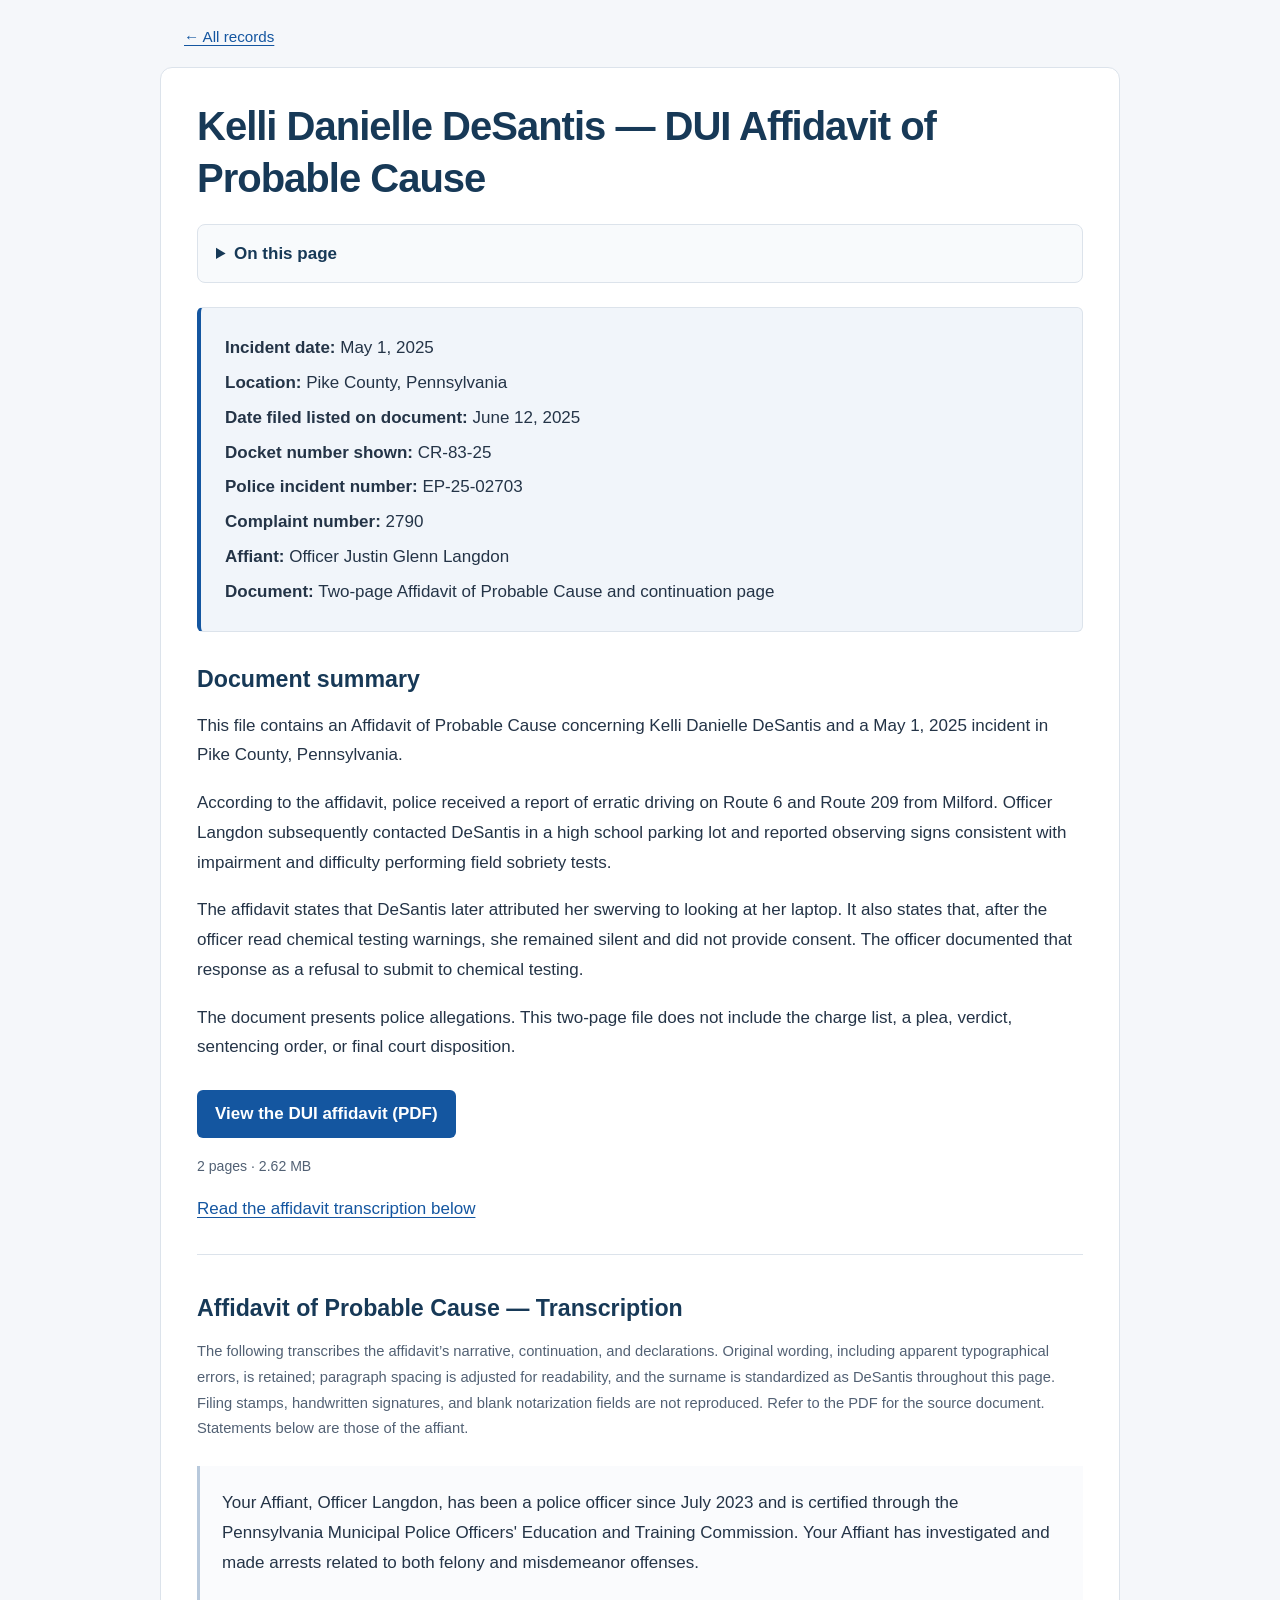
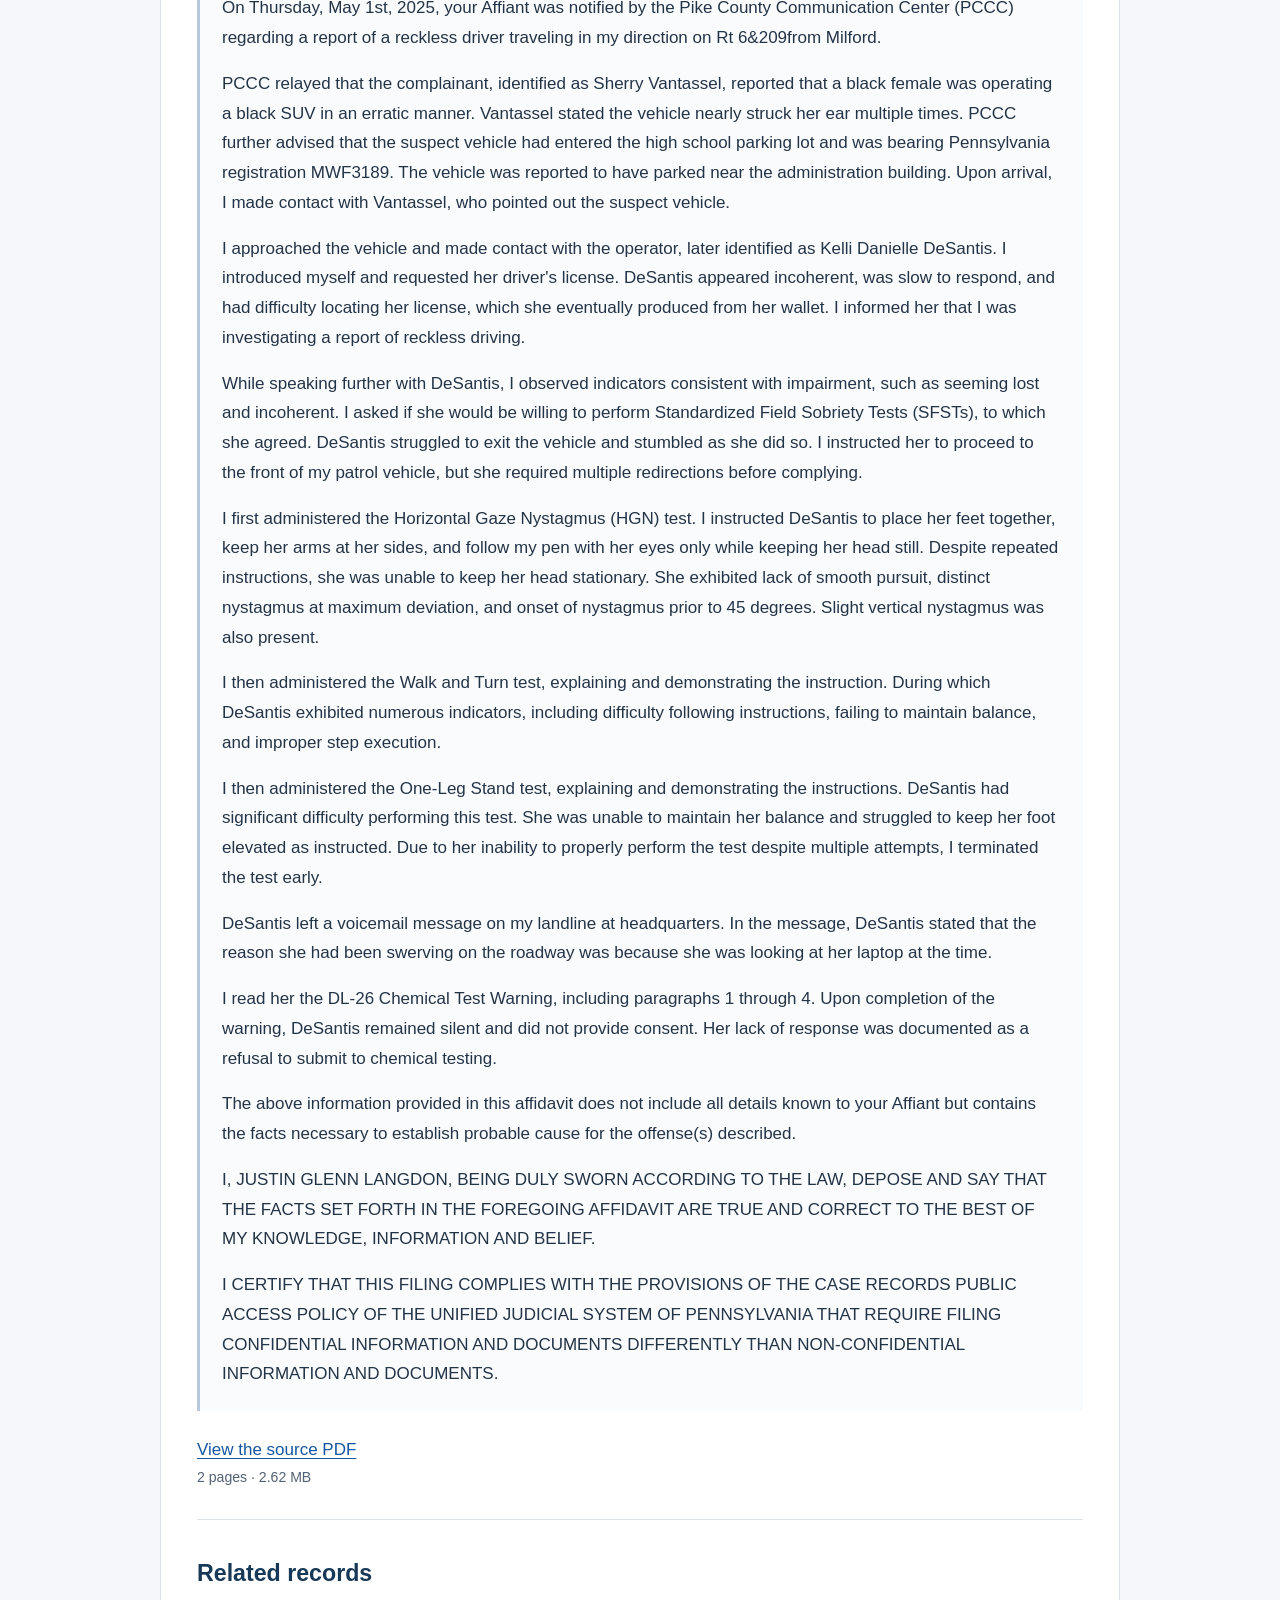
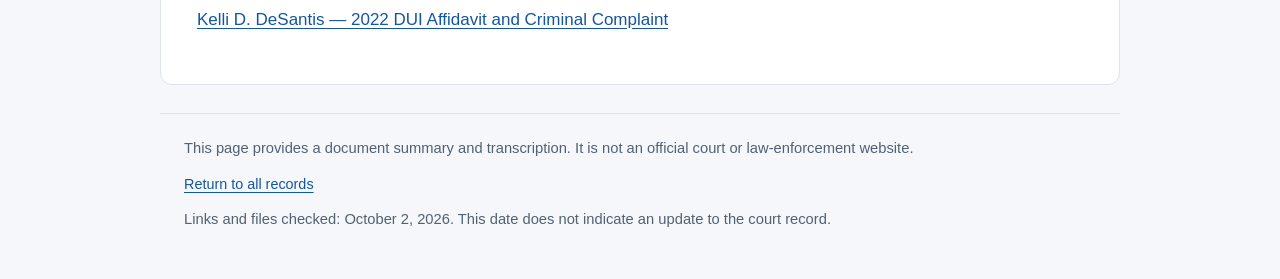
<file: kelli-desantis-dui-affidavit-pike-county-2025.html>
<!DOCTYPE html>
<html lang="en">
<head>
  <meta charset="UTF-8">
  <meta name="viewport" content="width=device-width, initial-scale=1">

  <title>Kelli Danielle DeSantis — DUI Affidavit | Pike County, PA | 2025</title>

  <meta
    name="description"
    content="DUI affidavit and transcription concerning Kelli Danielle DeSantis and a May 1, 2025 incident in Pike County, Pennsylvania, including reported erratic driving and chemical testing refusal."
  >

  <link
    rel="canonical"
    href="https://publicrecords570.github.io/kellidesantis/kelli-desantis-dui-affidavit-pike-county-2025.html"
  >

  <link rel="stylesheet" href="archive.css">
</head>

<body>
  <a class="skip-link" href="#main-content">Skip to main content</a>
  <nav aria-label="Main navigation">
    <a href="./">← All records</a>
  </nav>

  <main id="main-content" tabindex="-1">
    <article>
      <header>
        <h1>
          Kelli Danielle DeSantis — DUI Affidavit of Probable Cause
        </h1>
<details class="page-contents"><summary>On this page</summary><ul><li><a href="#document-summary">Document summary</a></li><li><a href="#affidavit-transcription">Affidavit of Probable Cause — Transcription</a></li><li><a href="#related-records">Related records</a></li></ul></details>

        <div class="details">
          <p>
            <strong>Incident date:</strong>
            <time datetime="2025-05-01">May 1, 2025</time>
          </p>

          <p>
            <strong>Location:</strong>
            Pike County, Pennsylvania
          </p>

          <p>
            <strong>Date filed listed on document:</strong>
            <time datetime="2025-06-12">June 12, 2025</time>
          </p>

          <p>
            <strong>Docket number shown:</strong>
            CR-83-25
          </p>

          <p>
            <strong>Police incident number:</strong>
            EP-25-02703
          </p>

          <p>
            <strong>Complaint number:</strong>
            2790
          </p>

          <p>
            <strong>Affiant:</strong>
            Officer Justin Glenn Langdon
          </p>

          <p>
            <strong>Document:</strong>
            Two-page Affidavit of Probable Cause and continuation page
          </p>
        </div>
      </header>

      <section aria-labelledby="document-summary">
        <h2 id="document-summary">Document summary</h2>

        <p>
          This file contains an Affidavit of Probable Cause concerning
          Kelli Danielle DeSantis and a May 1, 2025 incident in
          Pike County, Pennsylvania.
        </p>

        <p>
          According to the affidavit, police received a report of
          erratic driving on Route 6 and Route 209 from Milford.
          Officer Langdon subsequently contacted DeSantis in a
          high school parking lot and reported observing signs
          consistent with impairment and difficulty performing
          field sobriety tests.
        </p>

        <p>
          The affidavit states that DeSantis later attributed her
          swerving to looking at her laptop. It also states that,
          after the officer read chemical testing warnings, she
          remained silent and did not provide consent. The officer
          documented that response as a refusal to submit to
          chemical testing.
        </p>

        <p>
          The document presents police allegations. This two-page
          file does not include the charge list, a plea, verdict,
          sentencing order, or final court disposition.
        </p>

        <a
          class="document-link"
          href="kelli-desantis-dui-affidavit-pike-county-2025.pdf"
        >
          View the DUI affidavit (PDF)
        </a><span class="file-info">2 pages · 2.62 MB</span>

        <p>
          <a href="#affidavit-transcription">
            Read the affidavit transcription below
          </a>
        </p>
      </section>

      <section aria-labelledby="affidavit-transcription">
        <h2 id="affidavit-transcription">
          Affidavit of Probable Cause — Transcription
        </h2>

        <p class="note">
          The following transcribes the affidavit’s narrative,
          continuation, and declarations. Original wording,
          including apparent typographical errors, is retained;
          paragraph spacing is adjusted for readability, and the surname
          is standardized as DeSantis throughout this page.
          Filing stamps, handwritten signatures, and blank
          notarization fields are not reproduced. Refer to the
          PDF for the source document. Statements below are
          those of the affiant.
        </p>

        <blockquote>
          <p>
            Your Affiant, Officer Langdon, has been a police officer
            since July 2023 and is certified through the Pennsylvania
            Municipal Police Officers' Education and Training
            Commission. Your Affiant has investigated and made
            arrests related to both felony and misdemeanor offenses.
          </p>

          <p>
            On Thursday, May 1st, 2025, your Affiant was notified by
            the Pike County Communication Center (PCCC) regarding
            a report of a reckless driver traveling in my direction
            on Rt 6&amp;209from Milford.
          </p>

          <p>
            PCCC relayed that the complainant, identified as Sherry
            Vantassel, reported that a black female was operating
            a black SUV in an erratic manner. Vantassel stated the
            vehicle nearly struck her ear multiple times. PCCC
            further advised that the suspect vehicle had entered
            the high school parking lot and was bearing Pennsylvania
            registration MWF3189. The vehicle was reported to have
            parked near the administration building. Upon arrival,
            I made contact with Vantassel, who pointed out the
            suspect vehicle.
          </p>

          <p>
            I approached the vehicle and made contact with the
            operator, later identified as Kelli Danielle DeSantis.
            I introduced myself and requested her driver's license.
            DeSantis appeared incoherent, was slow to respond,
            and had difficulty locating her license, which she
            eventually produced from her wallet. I informed her
            that I was investigating a report of reckless driving.
          </p>

          <p>
            While speaking further with DeSantis, I observed
            indicators consistent with impairment, such as seeming
            lost and incoherent. I asked if she would be willing
            to perform Standardized Field Sobriety Tests (SFSTs),
            to which she agreed. DeSantis struggled to exit the
            vehicle and stumbled as she did so. I instructed her
            to proceed to the front of my patrol vehicle, but she
            required multiple redirections before complying.
          </p>

          <p>
            I first administered the Horizontal Gaze Nystagmus
            (HGN) test. I instructed DeSantis to place her feet
            together, keep her arms at her sides, and follow my
            pen with her eyes only while keeping her head still.
            Despite repeated instructions, she was unable to keep
            her head stationary. She exhibited lack of smooth
            pursuit, distinct nystagmus at maximum deviation, and
            onset of nystagmus prior to 45 degrees. Slight vertical
            nystagmus was also present.
          </p>

          <p>
            I then administered the Walk and Turn test, explaining
            and demonstrating the instruction. During which
            DeSantis exhibited numerous indicators, including
            difficulty following instructions, failing to maintain
            balance, and improper step execution.
          </p>

          <p>
            I then administered the One-Leg Stand test, explaining
            and demonstrating the instructions. DeSantis had
            significant difficulty performing this test. She was
            unable to maintain her balance and struggled to keep
            her foot elevated as instructed. Due to her inability
            to properly perform the test despite multiple attempts,
            I terminated the test early.
          </p>

          <p>
            DeSantis left a voicemail message on my landline at
            headquarters. In the message, DeSantis stated that
            the reason she had been swerving on the roadway was
            because she was looking at her laptop at the time.
          </p>

          <p>
            I read her the DL-26 Chemical Test Warning, including
            paragraphs 1 through 4. Upon completion of the warning,
            DeSantis remained silent and did not provide consent.
            Her lack of response was documented as a refusal to
            submit to chemical testing.
          </p>

          <p>
            The above information provided in this affidavit does
            not include all details known to your Affiant but
            contains the facts necessary to establish probable
            cause for the offense(s) described.
          </p>

          <p>
            I, JUSTIN GLENN LANGDON, BEING DULY SWORN ACCORDING
            TO THE LAW, DEPOSE AND SAY THAT THE FACTS SET FORTH
            IN THE FOREGOING AFFIDAVIT ARE TRUE AND CORRECT TO
            THE BEST OF MY KNOWLEDGE, INFORMATION AND BELIEF.
          </p>

          <p>
            I CERTIFY THAT THIS FILING COMPLIES WITH THE
            PROVISIONS OF THE CASE RECORDS PUBLIC ACCESS POLICY
            OF THE UNIFIED JUDICIAL SYSTEM OF PENNSYLVANIA THAT
            REQUIRE FILING CONFIDENTIAL INFORMATION AND DOCUMENTS
            DIFFERENTLY THAN NON-CONFIDENTIAL INFORMATION AND
            DOCUMENTS.
          </p>
        </blockquote>

        <p>
          <a href="kelli-desantis-dui-affidavit-pike-county-2025.pdf">
            View the source PDF
          </a><span class="file-info">2 pages · 2.62 MB</span>
        </p>
      </section>

      <section aria-labelledby="related-records">
        <h2 id="related-records">Related records</h2>

        <p>
          <a href="kelli-desantis-dui-affidavit-pike-county-2022.html">
            Kelli D. DeSantis — 2022 DUI Affidavit and Criminal Complaint
          </a>
        </p>
      </section>
    </article>
  </main>

  <footer>
    <p class="note">
      This page provides a document summary and transcription.
      It is not an official court or law-enforcement website.
    </p>

    <p>
      <a href="./">Return to all records</a>
    </p>
  <p class="note">Links and files checked: <time datetime="2026-10-02">October 2, 2026</time>. This date does not indicate an update to the court record.</p>
</footer>
</body>
</html>
</file>
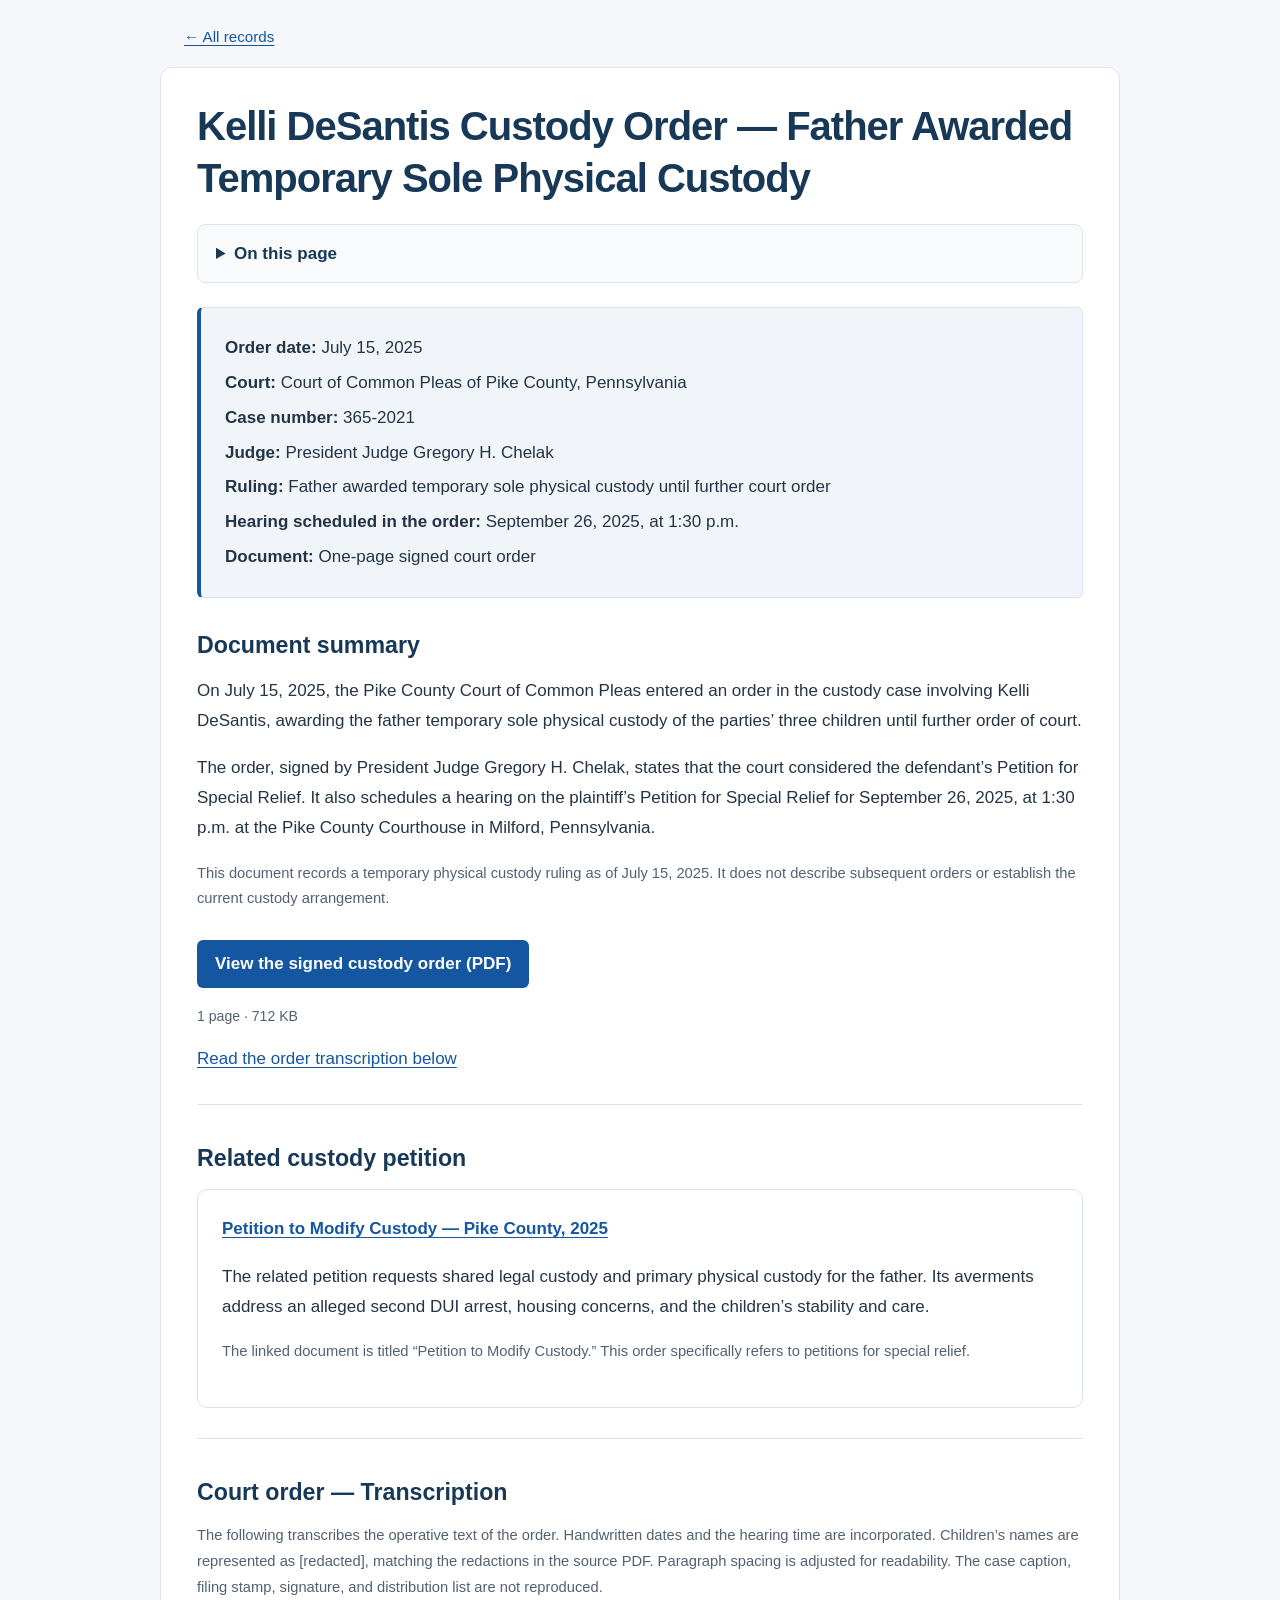
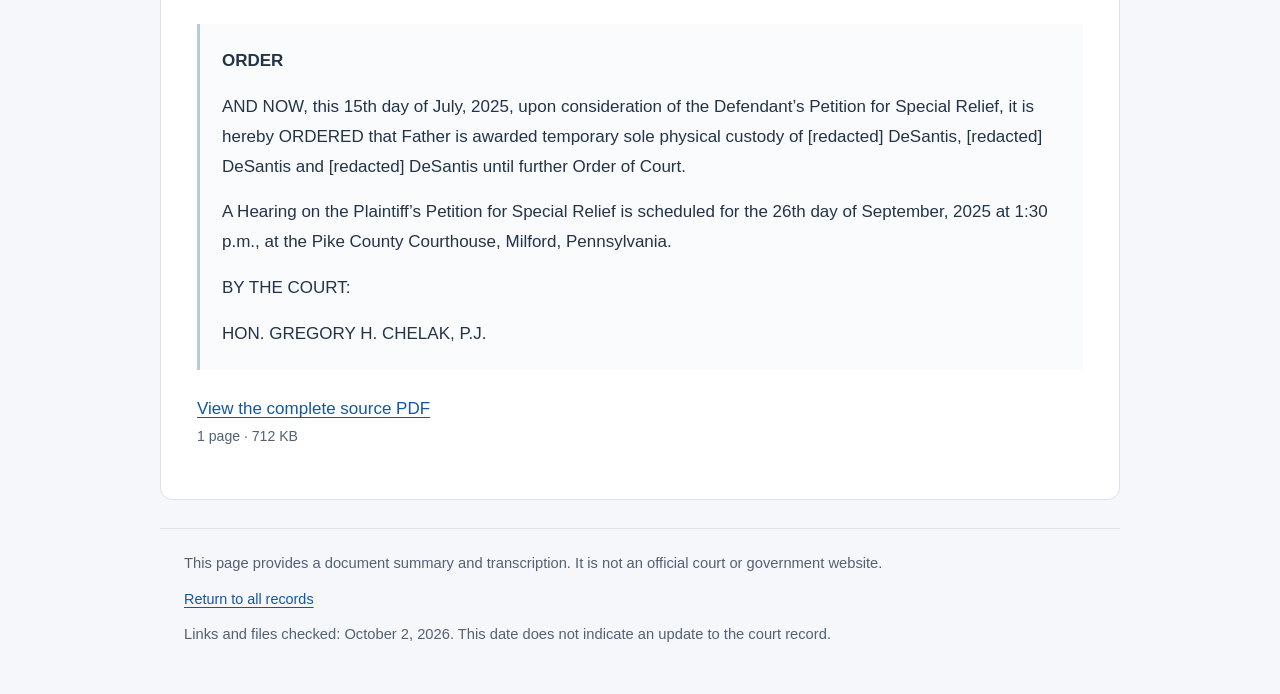
<file: kelli-desantis-father-awarded-temporary-sole-physical-custody-2025.html>
<!DOCTYPE html>
<html lang="en">
<head>
  <meta charset="UTF-8">
  <meta name="viewport" content="width=device-width, initial-scale=1">

  <title>Kelli DeSantis Custody Order — Father Awarded Temporary Sole Physical Custody | July 15, 2025</title>

  <meta
    name="description"
    content="July 15, 2025 Pike County order in the Kelli DeSantis custody case awarding the father temporary sole physical custody until further court order. Includes transcription and source PDF."
  >

  <link
    rel="canonical"
    href="https://publicrecords570.github.io/kellidesantis/kelli-desantis-father-awarded-temporary-sole-physical-custody-2025.html"
  >

  <link rel="stylesheet" href="archive.css">
</head>

<body>
  <a class="skip-link" href="#main-content">Skip to main content</a>
  <nav aria-label="Main navigation">
    <a href="./">← All records</a>
  </nav>

  <main id="main-content" tabindex="-1">
    <article>
      <header>
        <h1>
          Kelli DeSantis Custody Order — Father Awarded
          Temporary Sole Physical Custody
        </h1>
<details class="page-contents"><summary>On this page</summary><ul><li><a href="#document-summary">Document summary</a></li><li><a href="#related-petition">Related custody petition</a></li><li><a href="#order-transcription">Court order — Transcription</a></li></ul></details>

        <div class="details">
          <p>
            <strong>Order date:</strong>
            <time datetime="2025-07-15">July 15, 2025</time>
          </p>

          <p>
            <strong>Court:</strong>
            Court of Common Pleas of Pike County, Pennsylvania
          </p>

          <p>
            <strong>Case number:</strong>
            365-2021
          </p>

          <p>
            <strong>Judge:</strong>
            President Judge Gregory H. Chelak
          </p>

          <p>
            <strong>Ruling:</strong>
            Father awarded temporary sole physical custody
            until further court order
          </p>

          <p>
            <strong>Hearing scheduled in the order:</strong>
            <time datetime="2025-09-26T13:30">
              September 26, 2025, at 1:30 p.m.
            </time>
          </p>

          <p>
            <strong>Document:</strong>
            One-page signed court order
          </p>
        </div>
      </header>

      <section aria-labelledby="document-summary">
        <h2 id="document-summary">Document summary</h2>

        <p>
          On July 15, 2025, the Pike County Court of Common Pleas
          entered an order in the custody case involving Kelli
          DeSantis, awarding the father temporary sole physical
          custody of the parties’ three children until further
          order of court.
        </p>

        <p>
          The order, signed by President Judge Gregory H. Chelak,
          states that the court considered the defendant’s
          Petition for Special Relief. It also schedules a hearing
          on the plaintiff’s Petition for Special Relief for
          September 26, 2025, at 1:30 p.m. at the Pike County
          Courthouse in Milford, Pennsylvania.
        </p>

        <p class="note">
          This document records a temporary physical custody ruling
          as of July 15, 2025. It does not describe subsequent
          orders or establish the current custody arrangement.
        </p>

        <a
          class="document-link"
          href="kelli-desantis-father-awarded-temporary-sole-physical-custody-2025.pdf"
        >
          View the signed custody order (PDF)
        </a><span class="file-info">1 page · 712 KB</span>

        <p>
          <a href="#order-transcription">
            Read the order transcription below
          </a>
        </p>
      </section>

      <section aria-labelledby="related-petition">
        <h2 id="related-petition">Related custody petition</h2>

        <div class="related-record">
          <p>
            <a href="kelli-desantis-petition-modify-custody-pike-county-2025.html">
              <strong>
                Petition to Modify Custody — Pike County, 2025
              </strong>
            </a>
          </p>

          <p>
            The related petition requests shared legal custody and
            primary physical custody for the father. Its averments
            address an alleged second DUI arrest, housing concerns,
            and the children’s stability and care.
          </p>

          <p class="note">
            The linked document is titled “Petition to Modify
            Custody.” This order specifically refers to petitions
            for special relief.
          </p>
        </div>
      </section>

      <section aria-labelledby="order-transcription">
        <h2 id="order-transcription">Court order — Transcription</h2>

        <p class="note">
          The following transcribes the operative text of the order.
          Handwritten dates and the hearing time are incorporated.
          Children’s names are represented as [redacted], matching
          the redactions in the source PDF. Paragraph spacing is
          adjusted for readability. The case caption, filing stamp,
          signature, and distribution list are not reproduced.
        </p>

        <blockquote>
          <p><strong>ORDER</strong></p>

          <p>
            AND NOW, this 15th day of July, 2025, upon consideration
            of the Defendant’s Petition for Special Relief, it is
            hereby ORDERED that Father is awarded temporary sole
            physical custody of [redacted] DeSantis, [redacted]
            DeSantis and [redacted] DeSantis until further Order
            of Court.
          </p>

          <p>
            A Hearing on the Plaintiff’s Petition for Special
            Relief is scheduled for the 26th day of September,
            2025 at 1:30 p.m., at the Pike County Courthouse,
            Milford, Pennsylvania.
          </p>

          <p>
            BY THE COURT:
          </p>

          <p>
            HON. GREGORY H. CHELAK, P.J.
          </p>
        </blockquote>

        <p>
          <a href="kelli-desantis-father-awarded-temporary-sole-physical-custody-2025.pdf">
            View the complete source PDF
          </a><span class="file-info">1 page · 712 KB</span>
        </p>
      </section>
    </article>
  </main>

  <footer>
    <p class="note">
      This page provides a document summary and transcription.
      It is not an official court or government website.
    </p>

    <p><a href="./">Return to all records</a></p>
  <p class="note">Links and files checked: <time datetime="2026-10-02">October 2, 2026</time>. This date does not indicate an update to the court record.</p>
</footer>
</body>
</html>
</file>
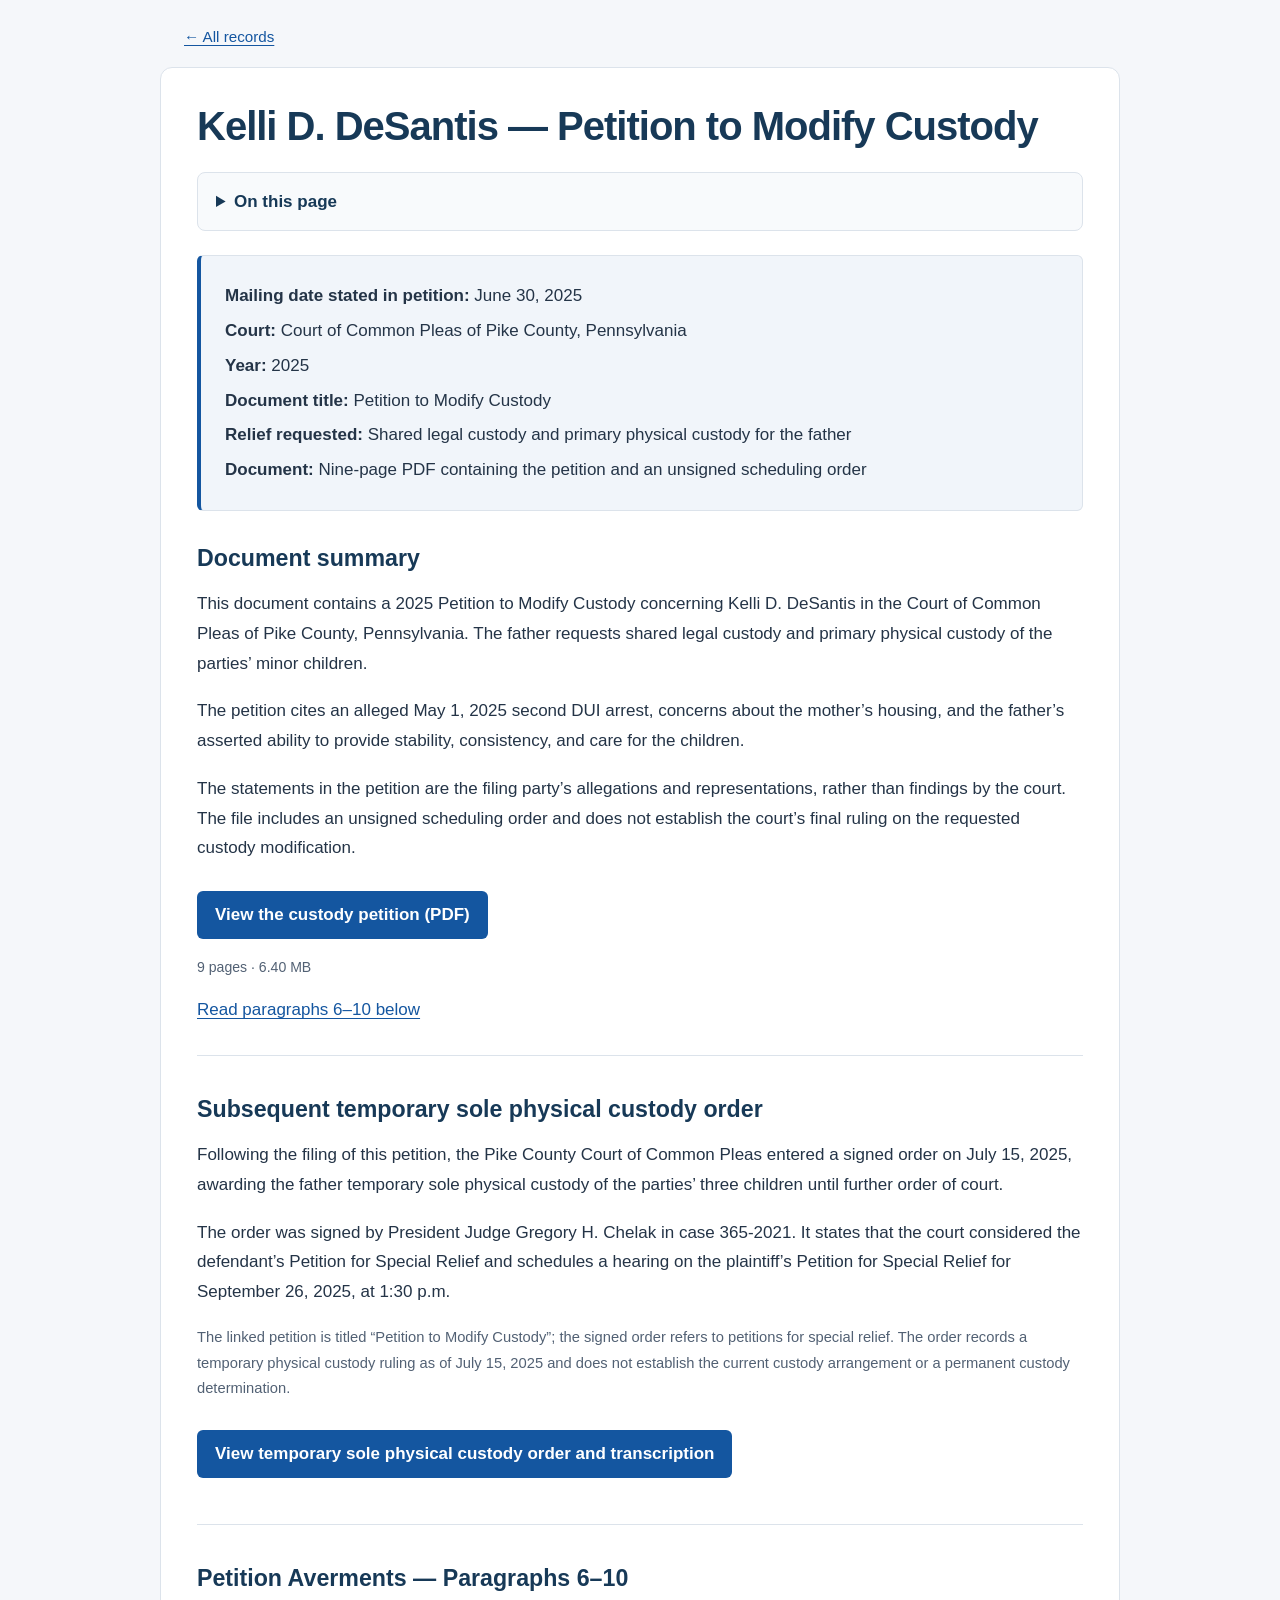
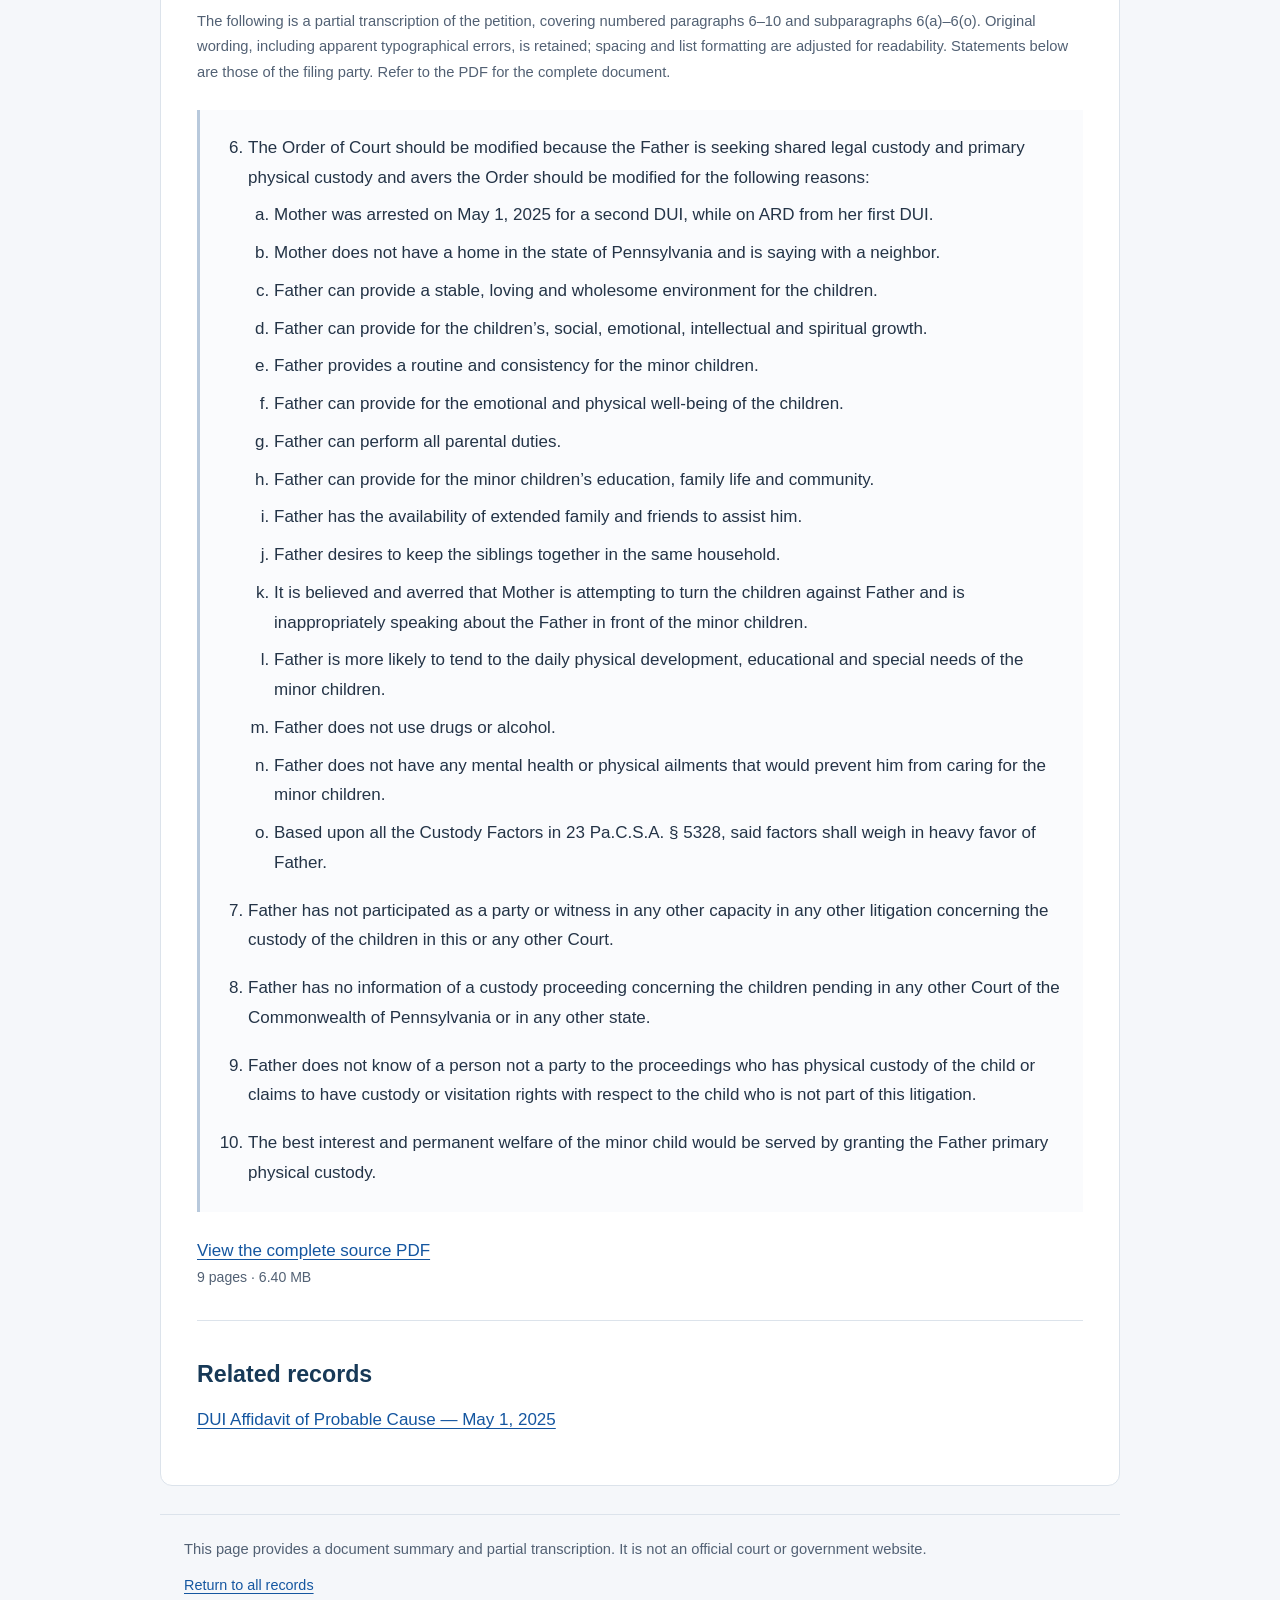
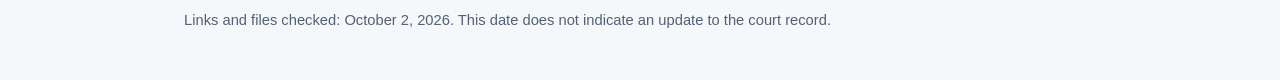
<file: kelli-desantis-petition-modify-custody-pike-county-2025.html>
<!DOCTYPE html>
<html lang="en">
<head>
  <meta charset="UTF-8">
  <meta name="viewport" content="width=device-width, initial-scale=1">

  <title>Kelli D. DeSantis — Petition to Modify Custody | Pike County, PA | 2025</title>

  <meta
    name="description"
    content="2025 Petition to Modify Custody concerning Kelli D. DeSantis in Pike County, Pennsylvania. Includes a document summary, transcription of paragraphs 6–10, and the source PDF."
  >

  <link
    rel="canonical"
    href="https://publicrecords570.github.io/kellidesantis/kelli-desantis-petition-modify-custody-pike-county-2025.html"
  >

  <link rel="stylesheet" href="archive.css">
</head>

<body>
  <a class="skip-link" href="#main-content">Skip to main content</a>
  <nav aria-label="Main navigation">
    <a href="./">← All records</a>
  </nav>

  <main id="main-content" tabindex="-1">
    <article>
      <header>
        <h1>
          Kelli D. DeSantis — Petition to Modify Custody
        </h1>
<details class="page-contents"><summary>On this page</summary><ul><li><a href="#document-summary">Document summary</a></li><li><a href="#subsequent-custody-order">Subsequent temporary sole physical custody order</a></li><li><a href="#petition-transcription">Petition Averments — Paragraphs 6–10</a></li><li><a href="#related-records">Related records</a></li></ul></details>

        <div class="details">
<p><strong>Mailing date stated in petition:</strong> <time datetime="2025-06-30">June 30, 2025</time></p>
          <p>
            <strong>Court:</strong>
            Court of Common Pleas of Pike County, Pennsylvania
          </p>

          <p>
            <strong>Year:</strong>
            2025
          </p>

          <p>
            <strong>Document title:</strong>
            Petition to Modify Custody
          </p>

          <p>
            <strong>Relief requested:</strong>
            Shared legal custody and primary physical custody
            for the father
          </p>

          <p>
            <strong>Document:</strong>
            Nine-page PDF containing the petition and an unsigned
            scheduling order
          </p>
        </div>
      </header>

      <section aria-labelledby="document-summary">
        <h2 id="document-summary">Document summary</h2>

        <p>
          This document contains a 2025 Petition to Modify Custody
          concerning Kelli D. DeSantis in the Court of Common Pleas
          of Pike County, Pennsylvania. The father requests shared
          legal custody and primary physical custody of the
          parties’ minor children.
        </p>

        <p>
          The petition cites an alleged May 1, 2025 second DUI
          arrest, concerns about the mother’s housing, and the
          father’s asserted ability to provide stability,
          consistency, and care for the children.
        </p>

        <p>
          The statements in the petition are the filing party’s
          allegations and representations, rather than findings
          by the court. The file includes an unsigned scheduling
          order and does not establish the court’s final ruling
          on the requested custody modification.
        </p>

        <a
          class="document-link"
          href="kelli-desantis-petition-modify-custody-pike-county-2025.pdf"
        >
          View the custody petition (PDF)
        </a><span class="file-info">9 pages · 6.40 MB</span>

        <p>
          <a href="#petition-transcription">
            Read paragraphs 6–10 below
          </a>
        </p>
      </section>

      <section aria-labelledby="subsequent-custody-order">
        <h2 id="subsequent-custody-order">Subsequent temporary sole physical custody order</h2>

        <p>
          Following the filing of this petition, the Pike County Court of
          Common Pleas entered a signed order on
          <time datetime="2025-07-15">July 15, 2025</time>, awarding the
          father temporary sole physical custody of the parties’ three
          children until further order of court.
        </p>

        <p>
          The order was signed by President Judge Gregory H. Chelak in
          case 365-2021. It states that the court considered the
          defendant’s Petition for Special Relief and schedules a hearing
          on the plaintiff’s Petition for Special Relief for
          September 26, 2025, at 1:30 p.m.
        </p>

        <p class="note">
          The linked petition is titled “Petition to Modify Custody”; the
          signed order refers to petitions for special relief. The order
          records a temporary physical custody ruling as of July 15, 2025
          and does not establish the current custody arrangement or a
          permanent custody determination.
        </p>

        <a class="document-link"
           href="kelli-desantis-father-awarded-temporary-sole-physical-custody-2025.html">
          View temporary sole physical custody order and transcription
        </a>
      </section>

      <section aria-labelledby="petition-transcription">
        <h2 id="petition-transcription">
          Petition Averments — Paragraphs 6–10
        </h2>

        <p class="note">
          The following is a partial transcription of the petition,
          covering numbered paragraphs 6–10 and subparagraphs
          6(a)–6(o). Original wording, including apparent
          typographical errors, is retained; spacing and list
          formatting are adjusted for readability. Statements
          below are those of the filing party. Refer to the PDF
          for the complete document.
        </p>

        <blockquote>
          <ol class="averments" start="6">
            <li>
              The Order of Court should be modified because the
              Father is seeking shared legal custody and primary
              physical custody and avers the Order should be
              modified for the following reasons:

              <ol class="subparagraphs" type="a">
                <li>
                  Mother was arrested on May 1, 2025 for a second
                  DUI, while on ARD from her first DUI.
                </li>

                <li>
                  Mother does not have a home in the state of
                  Pennsylvania and is saying with a neighbor.
                </li>

                <li>
                  Father can provide a stable, loving and
                  wholesome environment for the children.
                </li>

                <li>
                  Father can provide for the children’s, social,
                  emotional, intellectual and spiritual growth.
                </li>

                <li>
                  Father provides a routine and consistency for
                  the minor children.
                </li>

                <li>
                  Father can provide for the emotional and
                  physical well-being of the children.
                </li>

                <li>
                  Father can perform all parental duties.
                </li>

                <li>
                  Father can provide for the minor children’s
                  education, family life and community.
                </li>

                <li>
                  Father has the availability of extended family
                  and friends to assist him.
                </li>

                <li>
                  Father desires to keep the siblings together
                  in the same household.
                </li>

                <li>
                  It is believed and averred that Mother is
                  attempting to turn the children against Father
                  and is inappropriately speaking about the
                  Father in front of the minor children.
                </li>

                <li>
                  Father is more likely to tend to the daily
                  physical development, educational and special
                  needs of the minor children.
                </li>

                <li>
                  Father does not use drugs or alcohol.
                </li>

                <li>
                  Father does not have any mental health or
                  physical ailments that would prevent him
                  from caring for the minor children.
                </li>

                <li>
                  Based upon all the Custody Factors in
                  23 Pa.C.S.A. § 5328, said factors shall weigh
                  in heavy favor of Father.
                </li>
              </ol>
            </li>

            <li>
              Father has not participated as a party or witness
              in any other capacity in any other litigation
              concerning the custody of the children in this
              or any other Court.
            </li>

            <li>
              Father has no information of a custody proceeding
              concerning the children pending in any other Court
              of the Commonwealth of Pennsylvania or in any
              other state.
            </li>

            <li>
              Father does not know of a person not a party to
              the proceedings who has physical custody of the
              child or claims to have custody or visitation
              rights with respect to the child who is not part
              of this litigation.
            </li>

            <li>
              The best interest and permanent welfare of the
              minor child would be served by granting the
              Father primary physical custody.
            </li>
          </ol>
        </blockquote>

        <p>
          <a
            href="kelli-desantis-petition-modify-custody-pike-county-2025.pdf"
          >
            View the complete source PDF
          </a><span class="file-info">9 pages · 6.40 MB</span>
        </p>
      </section>

      <section aria-labelledby="related-records">
        <h2 id="related-records">Related records</h2>

        <p>
          <a href="kelli-desantis-dui-affidavit-pike-county-2025.html">
            DUI Affidavit of Probable Cause — May 1, 2025
          </a>
        </p>
      </section>
    </article>
  </main>

  <footer>
    <p class="note">
      This page provides a document summary and partial transcription.
      It is not an official court or government website.
    </p>

    <p>
      <a href="./">Return to all records</a>
    </p>
  <p class="note">Links and files checked: <time datetime="2026-10-02">October 2, 2026</time>. This date does not indicate an update to the court record.</p>
</footer>
</body>
</html>
</file>
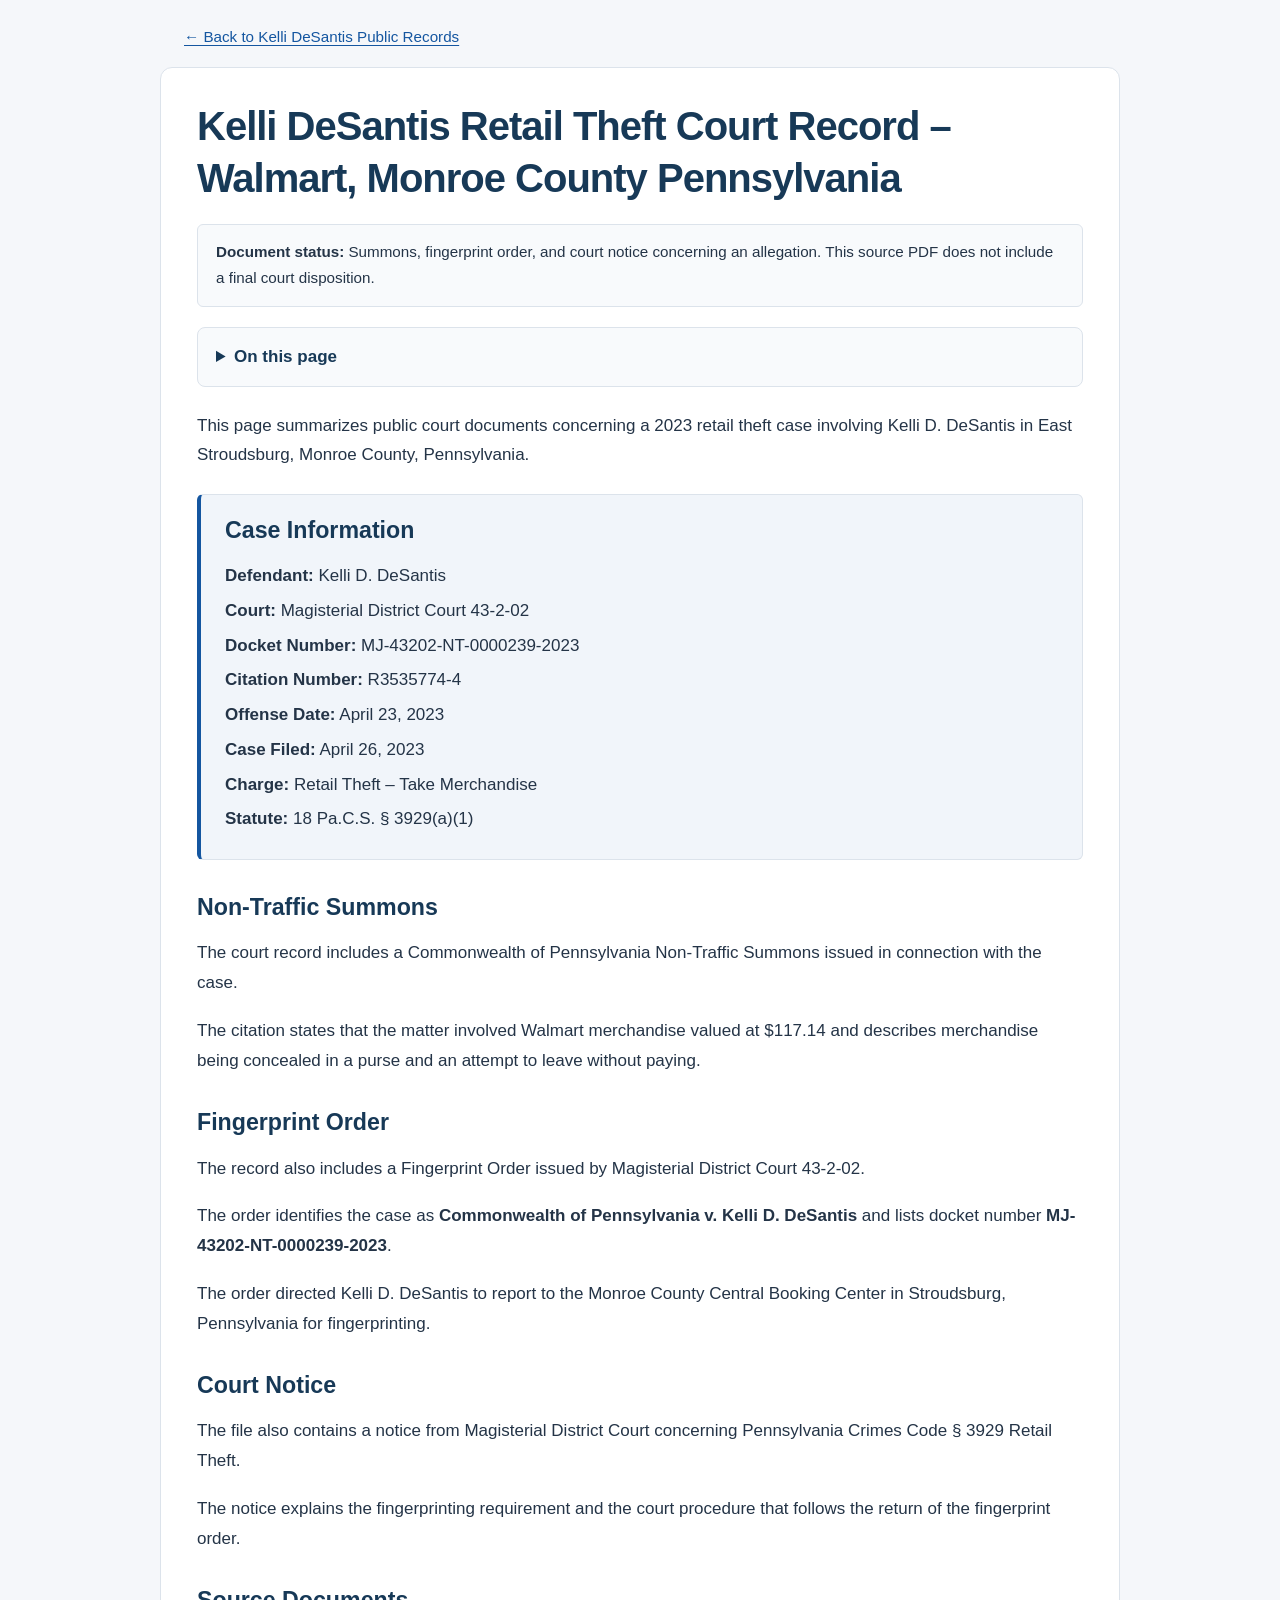
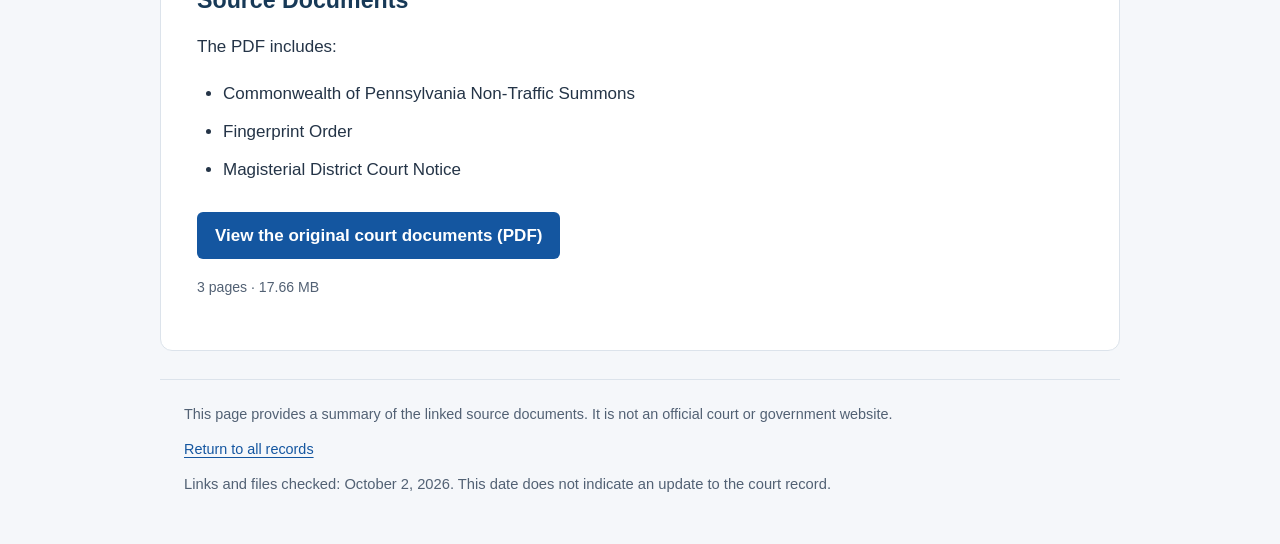
<file: kelli-desantis-retail-theft-walmart.html>
<!DOCTYPE html>
<html lang="en">
<head>
  <meta charset="UTF-8">
  <meta name="viewport" content="width=device-width, initial-scale=1.0">

  <title>Kelli DeSantis Retail Theft Court Record – Walmart, Monroe County PA</title>

  <meta name="description"
        content="Public court records concerning Kelli D. DeSantis and a 2023 retail theft case in Monroe County, Pennsylvania. Docket MJ-43202-NT-0000239-2023.">

  <meta name="robots" content="index, follow">

  <link rel="canonical"
        href="https://publicrecords570.github.io/kellidesantis/kelli-desantis-retail-theft-walmart.html">

  <link rel="stylesheet" href="archive.css">
</head>

<body>
  <a class="skip-link" href="#main-content">Skip to main content</a>
<nav aria-label="Main navigation"><a href="index.html">← Back to Kelli DeSantis Public Records</a></nav>
<main id="main-content" tabindex="-1">
<h1>Kelli DeSantis Retail Theft Court Record – Walmart, Monroe County Pennsylvania</h1>
<p class="source-status"><strong>Document status:</strong> Summons, fingerprint order, and court notice concerning an allegation. This source PDF does not include a final court disposition.</p>
<details class="page-contents"><summary>On this page</summary><ul><li><a href="#section-case-information">Case Information</a></li><li><a href="#section-non-traffic-summons">Non-Traffic Summons</a></li><li><a href="#section-fingerprint-order">Fingerprint Order</a></li><li><a href="#section-court-notice">Court Notice</a></li><li><a href="#section-source-documents">Source Documents</a></li></ul></details>

  <p>
    This page summarizes public court documents concerning a 2023
    retail theft case involving Kelli D. DeSantis in East Stroudsburg,
    Monroe County, Pennsylvania.
  </p>

  <div class="record-box">
    <h2 id="section-case-information">Case Information</h2>

    <p><strong>Defendant:</strong> Kelli D. DeSantis</p>
    <p><strong>Court:</strong> Magisterial District Court 43-2-02</p>
    <p><strong>Docket Number:</strong> MJ-43202-NT-0000239-2023</p>
    <p><strong>Citation Number:</strong> R3535774-4</p>
    <p><strong>Offense Date:</strong> April 23, 2023</p>
    <p><strong>Case Filed:</strong> April 26, 2023</p>
    <p><strong>Charge:</strong> Retail Theft – Take Merchandise</p>
    <p><strong>Statute:</strong> 18 Pa.C.S. § 3929(a)(1)</p>
  </div>

  <h2 id="section-non-traffic-summons">Non-Traffic Summons</h2>

  <p>
    The court record includes a Commonwealth of Pennsylvania
    Non-Traffic Summons issued in connection with the case.
  </p>

  <p>
    The citation states that the matter involved Walmart merchandise
    valued at $117.14 and describes merchandise being concealed in a purse
    and an attempt to leave without paying.
  </p>

  <h2 id="section-fingerprint-order">Fingerprint Order</h2>

  <p>
    The record also includes a Fingerprint Order issued by
    Magisterial District Court 43-2-02.
  </p>

  <p>
    The order identifies the case as
    <strong>Commonwealth of Pennsylvania v. Kelli D. DeSantis</strong>
    and lists docket number <strong>MJ-43202-NT-0000239-2023</strong>.
  </p>

  <p>
    The order directed Kelli D. DeSantis to report to the
    Monroe County Central Booking Center in Stroudsburg, Pennsylvania
    for fingerprinting.
  </p>

  <h2 id="section-court-notice">Court Notice</h2>

  <p>
    The file also contains a notice from Magisterial District Court
    concerning Pennsylvania Crimes Code § 3929 Retail Theft.
  </p>

  <p>
    The notice explains the fingerprinting requirement and the court
    procedure that follows the return of the fingerprint order.
  </p>

  <h2 id="section-source-documents">Source Documents</h2>

  <p>The PDF includes:</p>

  <ul>
    <li>Commonwealth of Pennsylvania Non-Traffic Summons</li>
    <li>Fingerprint Order</li>
    <li>Magisterial District Court Notice</li>
  </ul>

  <p>
    <a class="document-link" href="kelli-desantis-retail-theft-walmart.pdf">
      View the original court documents (PDF)
    </a><span class="file-info">3 pages · 17.66 MB</span>
  </p>

  </main>
<footer><p>This page provides a summary of the linked source documents. It is not an official court or government website.</p><p><a href="./">Return to all records</a></p><p class="note">Links and files checked: <time datetime="2026-10-02">October 2, 2026</time>. This date does not indicate an update to the court record.</p>
</footer>
</body>
</html>
</file>
<file: archive.css>
:root { color-scheme: light; --ink:#243447; --muted:#526174; --blue:#1456a0; --line:#dce3eb; --surface:#fff; --background:#f5f7fa; }
* { box-sizing:border-box; }
html { scroll-padding-top:24px; }
body { margin:0; background:var(--background); color:var(--ink); font:17px/1.75 Arial,Helvetica,sans-serif; overflow-wrap:anywhere; }
a { color:var(--blue); text-underline-offset:3px; }
a:hover { color:#103f75; }
a:focus-visible, button:focus-visible, summary:focus-visible { outline:3px solid var(--blue); outline-offset:4px; }
.skip-link { position:fixed; top:8px; left:8px; z-index:1000; padding:10px 16px; color:#fff; background:#103f75; border-radius:6px; transform:translateY(-200%); }
.skip-link:focus { transform:translateY(0); color:#fff; }
#main-content:focus { outline:none; }
body > nav { max-width:960px; margin:0 auto; padding:24px 24px 16px; font-size:.95rem; }
body > main { max-width:960px; margin:0 auto; padding:32px 36px; background:var(--surface); border:1px solid var(--line); border-radius:12px; }
.container { max-width:960px; margin:0 auto; padding:40px 24px 48px; }
.container > header { margin-bottom:32px; }
h1,h2,h3 { color:#173957; line-height:1.3; }
h1 { margin:0 0 20px; font-size:clamp(1.8rem,4vw,2.5rem); letter-spacing:-.025em; }
h2 { margin:32px 0 16px; font-size:1.45rem; }
h3 { margin:0 0 14px; font-size:1.2rem; }
p { margin:0 0 18px; }
.eyebrow { margin:0 0 8px; color:var(--muted); font-size:.85rem; font-weight:700; letter-spacing:.08em; text-transform:uppercase; }
.intro { max-width:760px; color:var(--muted); }
.archive-heading { margin:0 0 16px; font-size:1.25rem; }
.records { display:grid; gap:22px; }
.record,.document,.related-record { padding:24px; border:1px solid var(--line); border-radius:10px; background:var(--surface); }
.record h3 { font-size:clamp(1.2rem,3vw,1.5rem); }
.record h3 a { color:#173957; text-decoration:none; }
.record h3 a:hover { text-decoration:underline; }
.record p { margin:0 0 16px; }
.category { display:inline-block; margin-bottom:12px; padding:4px 10px; border-radius:5px; color:#184d83; background:#edf3fa; font-size:.8rem; font-weight:700; }
.details,.record-box { margin:24px 0; padding:20px 24px; background:#f1f5fa; border:1px solid var(--line); border-left:4px solid var(--blue); border-radius:6px; }
.details p,.record-box p { margin:5px 0; }
.record-box h2 { margin:0 0 16px; }
.label { font-weight:700; }
.metadata { display:grid; grid-template-columns:150px minmax(0,1fr); gap:6px 16px; margin:0 0 18px; font-size:.95rem; }
.metadata dt { font-weight:700; color:var(--muted); }
.metadata dd { margin:0; }
.button,.document-link { display:inline-flex; align-items:center; justify-content:center; min-height:44px; max-width:100%; padding:11px 18px; border-radius:6px; background:var(--blue); color:#fff; font-weight:700; text-decoration:none; line-height:1.5; }
.document-link { margin:10px 0 16px; }
.button:hover,.document-link:hover { background:#103f75; color:#fff; }
.note { color:var(--muted); font-size:.92rem; }
main > article > section + section { margin-top:30px; padding-top:6px; border-top:1px solid var(--line); }
blockquote { margin:24px 0; padding:6px 22px; border-left:3px solid #b8c9dc; background:#fafbfd; }
blockquote p { margin:16px 0; }
ul,ol { padding-left:26px; }
li { margin:8px 0; }
.subparagraphs { list-style-type:lower-alpha; }
.averments > li { margin-bottom:18px; }
.document + .document { margin-top:18px; }
.document h3 { margin-top:0; }
.page-contents { margin:20px 0 24px; padding:14px 18px; border:1px solid var(--line); border-radius:8px; background:#f8fafc; }
.page-contents summary { min-height:28px; cursor:pointer; color:#173957; font-weight:700; }
.page-contents ul { margin:12px 0 4px; }
footer { color:var(--muted); font-size:.9rem; border-top:1px solid var(--line); padding-top:22px; margin-top:34px; }
body > footer { max-width:960px; margin:28px auto 0; padding:22px 24px 36px; }
footer p { margin:0 0 10px; }
img,iframe,object,embed { max-width:100%; }
@media (max-width:600px) {
 body { font-size:16px; }
 .container { padding:28px 16px 36px; }
 body > nav { padding:20px 16px 14px; }
 body > main { margin:0 12px; padding:24px 18px; border-radius:9px; }
 .record,.document,.related-record { padding:22px 18px; }
 .details,.record-box { padding:16px; }
 .metadata { grid-template-columns:1fr; gap:2px; }
 .metadata dd { margin-bottom:10px; }
 blockquote { padding:4px 12px; }
 .document-link,.button { text-align:left; justify-content:flex-start; }
 body > footer { padding-left:18px; padding-right:18px; }
}
@media print {
 body { background:#fff; color:#000; font-size:11pt; }
 .skip-link,body > nav,.page-contents { display:none; }
 body > main,.container { border:0; margin:0; padding:0; max-width:none; }
 .record,.document,.details,.record-box { break-inside:avoid; }
 .button,.document-link { background:none; color:#000; padding:0; min-height:0; text-decoration:underline; }
}

.file-info { display:block; margin:0 0 16px; color:var(--muted); font-size:.88rem; }
.source-status { padding:14px 18px; border:1px solid var(--line); border-radius:6px; background:#f8fafc; font-size:.95rem; }
@media (max-width:600px) { .page-contents { padding:12px 14px; } .page-contents ul { padding-left:20px; } }
</file>
